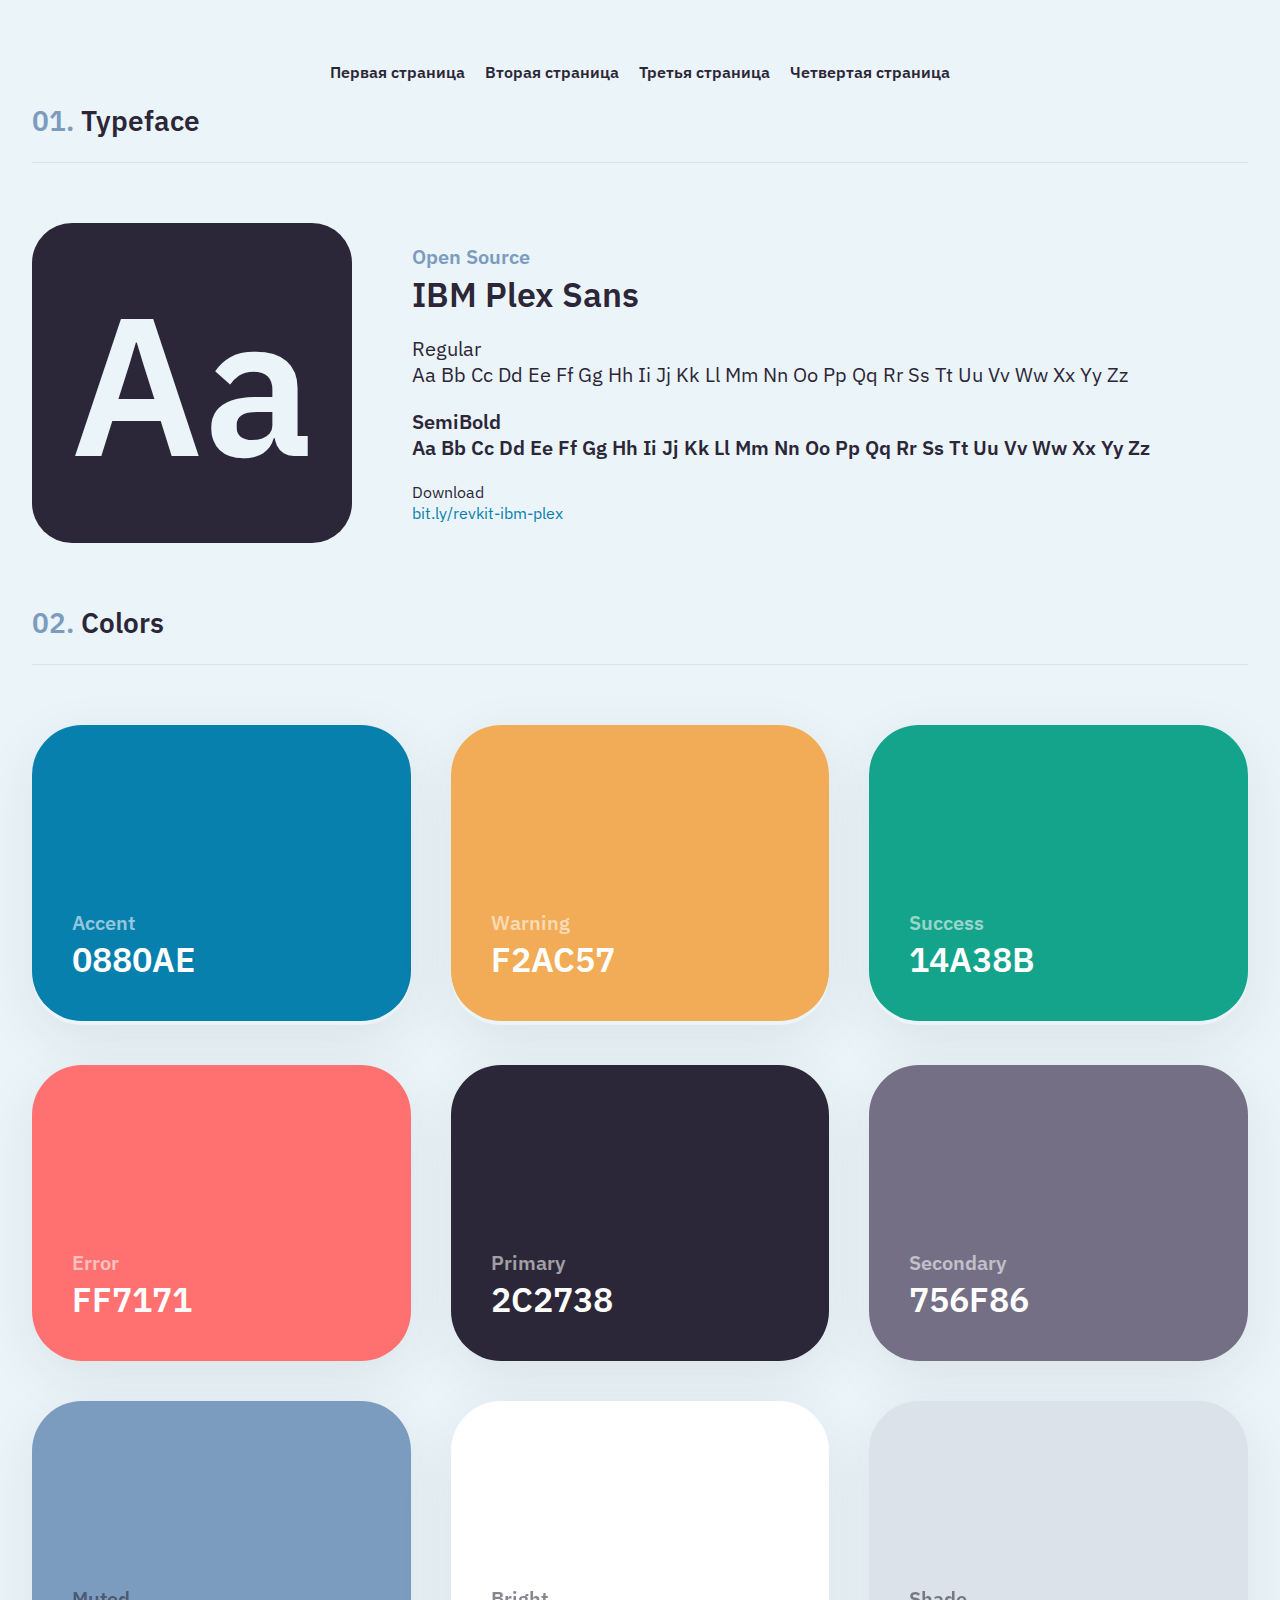
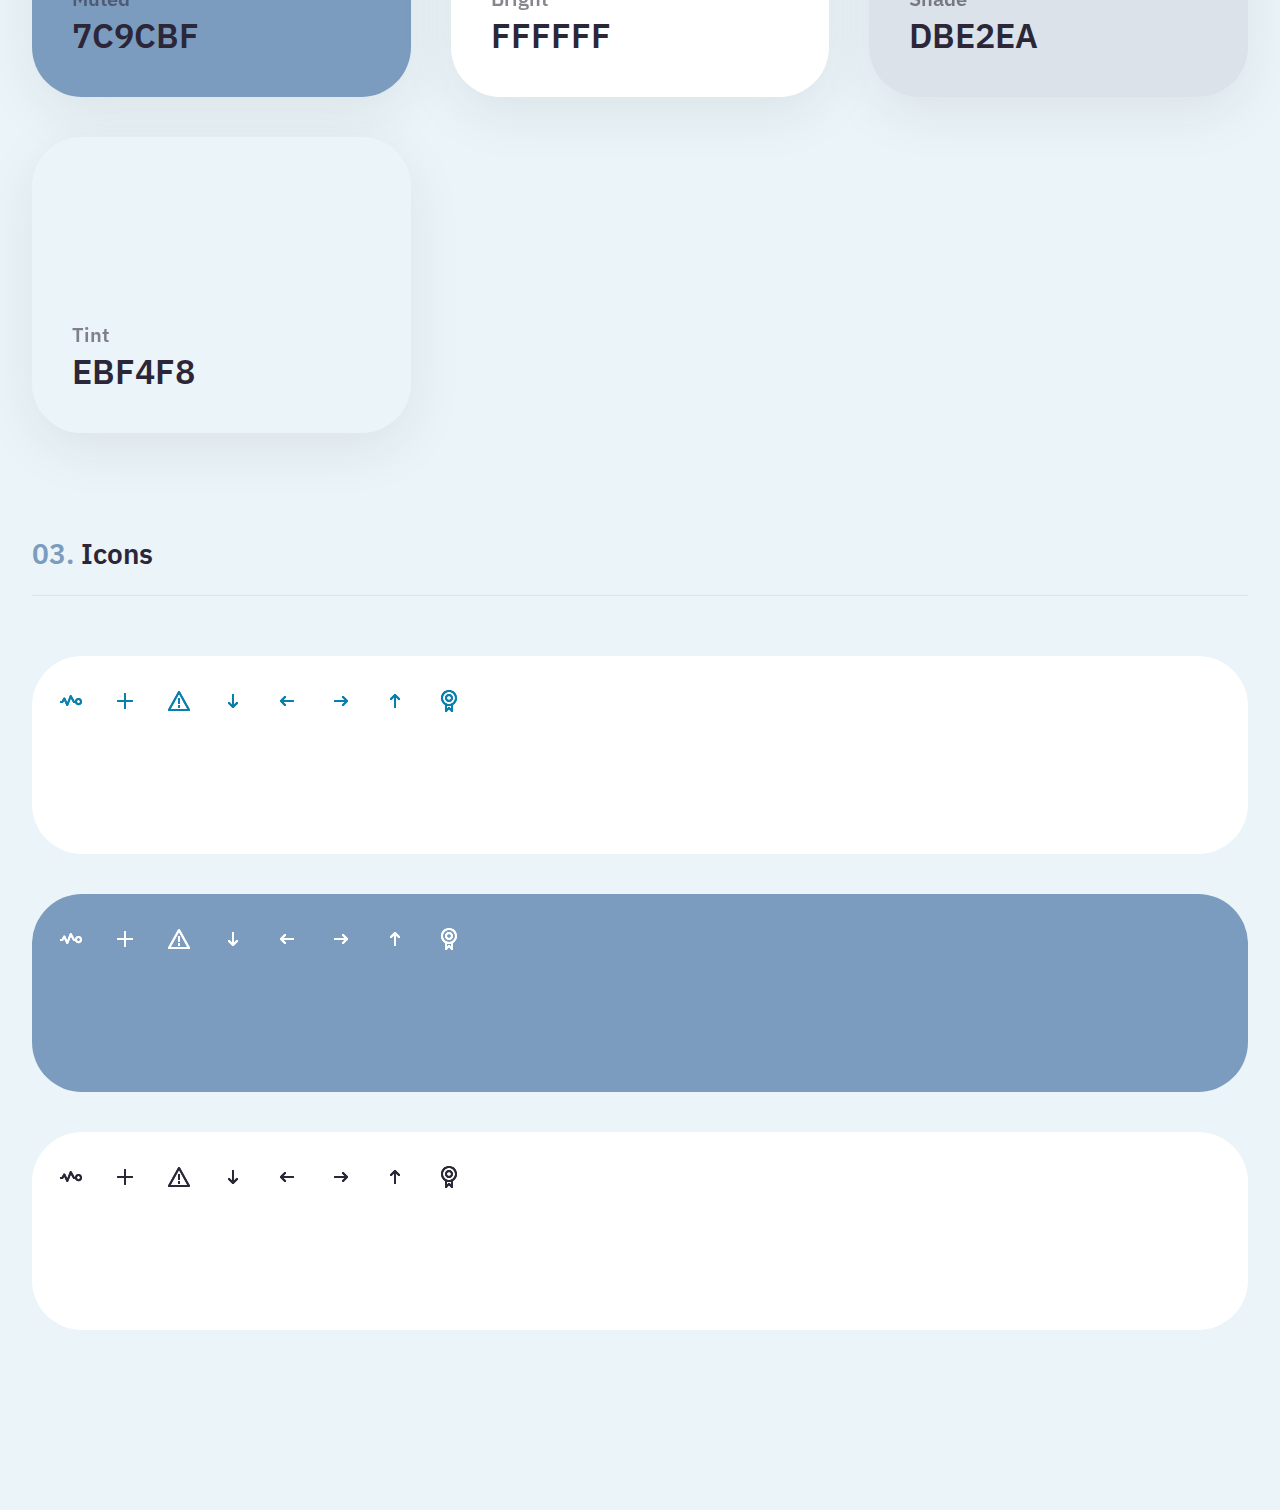
<file: index.html>
<!DOCTYPE html>
<html lang="en">
<head>
    <meta charset="UTF-8">
    <meta http-equiv="X-UA-Compatible" content="IE=edge">
    <meta name="viewport" content="width=device-width, initial-scale=1.0">
    <link rel="stylesheet" href="./css/style.min.css">
    <title>Document</title>
</head>
<body>
    <div class="container">
        <div class="header">
            <ul class="header__list">
                <li><a class="header__link" href="./index.html">Первая страница</a></li>
                <li><a class="header__link" href="./second.html">Вторая страница</a></li>
                <li><a class="header__link" href="./three.html">Третья страница </a></li>
                <li><a class="header__link" href="./fourth.html">Четвертая страница</a></li>
            </ul>
        </div>

        <section class="type-face">
            <div class="point">01. <span>Typeface</span></div>
            <div class="type-face__items">
                <div class="type-face__box">Aa</div>
                <div class="type-face__descr">
                    <div class="type-face__preheader">
                        Open Source
                    </div>
                    <div class="type-face__header">
                        IBM Plex Sans
                    </div>
                    <div class="type-face__text">
                        Regular<br/>
                        Aa Bb Cc Dd Ee Ff Gg Hh Ii Jj Kk Ll Mm Nn Oo Pp Qq Rr Ss Tt Uu Vv Ww Xx Yy Zz
                    </div>
                    <div class="type-face__boldtext">
                        SemiBold<br/>
                        Aa Bb Cc Dd Ee Ff Gg Hh Ii Jj Kk Ll Mm Nn Oo Pp Qq Rr Ss Tt Uu Vv Ww Xx Yy Zz
                    </div>
                    <div class="type-face__item">
                        Download <br/>
                        <a href="https://fonts.google.com/specimen/IBM+Plex+Sans?sidebar.open=&selection.family=IBM+Plex+Sans:wght@400;600">bit.ly/revkit-ibm-plex</a>
                    </div>
                </div>
            </div>
        </section>
        <section class="colors">
            <div class="point">02. <span>Colors</span></div>
            <div class="colors__items">
                <div class="colors__item">
                    <div class="colors__accent">
                        <div class="colors__title">Accent</div>
                        <div class="colors__color">0880AE</div>
                    </div>
                </div>
                <div class="colors__item">
                    <div class="colors__warning">
                        <div class="colors__title">Warning</div>
                        <div class="colors__color">F2AC57</div>
                    </div>
                </div>
                <div class="colors__item">
                    <div class="colors__success">
                        <div class="colors__title">Success</div>
                        <div class="colors__color">14A38B</div>
                    </div>
                </div>
                <div class="colors__item">
                    <div class="colors__error">
                        <div class="colors__title">Error</div>
                        <div class="colors__color">FF7171</div>
                    </div>
                </div>
                <div class="colors__item">
                    <div class="colors__primary">
                        <div class="colors__title">Primary</div>
                        <div class="colors__color">2C2738</div>
                    </div>
                </div>
                <div class="colors__item">
                    <div class="colors__secondary">
                        <div class="colors__title">Secondary</div>
                        <div class="colors__color">756F86</div>
                    </div>
                </div>
                <div class="colors__item">
                    <div class="colors__muted colors__black">
                        <div class="colors__title">Muted</div>
                        <div class="colors__color">7C9CBF</div>
                    </div>
                </div>
                <div class="colors__item">
                    <div class="colors__bright colors__black">
                        <div class="colors__title">Bright</div>
                        <div class="colors__color">FFFFFF</div>
                    </div>
                </div>
                <div class="colors__item">
                    <div class="colors__shade colors__black">
                        <div class="colors__title">Shade</div>
                        <div class="colors__color">DBE2EA</div>
                    </div>
                </div>
                <div class="colors__item">
                    <div class="colors__tint colors__black">
                        <div class="colors__title">Tint</div>
                        <div class="colors__color">EBF4F8</div>
                    </div>
                </div>
            </div>
        </section>
        <section class="icons">
            <div class="point">03. <span>Icons</span></div>
            <div class="icons__items icons__blues">
                <div class="icons__blue icons__1"></div>
                <div class="icons__blue icons__2"></div>
                <div class="icons__blue icons__3"></div>
                <div class="icons__blue icons__4"></div>
                <div class="icons__blue icons__5"></div>
                <div class="icons__blue icons__6"></div>
                <div class="icons__blue icons__7"></div>
                <div class="icons__blue icons__8"></div>
            </div>
            <div class="icons__items icons__whites">
                <div class="icons__white icons__1"></div>
                <div class="icons__white icons__2"></div>
                <div class="icons__white icons__3"></div>
                <div class="icons__white icons__4"></div>
                <div class="icons__white icons__5"></div>
                <div class="icons__white icons__6"></div>
                <div class="icons__white icons__7"></div>
                <div class="icons__white icons__8"></div>
            </div>
            <div class="icons__items icons__blacks">
                <div class="icons__black icons__1"></div>
                <div class="icons__black icons__2"></div>
                <div class="icons__black icons__3"></div>
                <div class="icons__black icons__4"></div>
                <div class="icons__black icons__5"></div>
                <div class="icons__black icons__6"></div>
                <div class="icons__black icons__7"></div>
                <div class="icons__black icons__8"></div>
            </div>
        </section>
    </div>
</body>
</html>
</file>
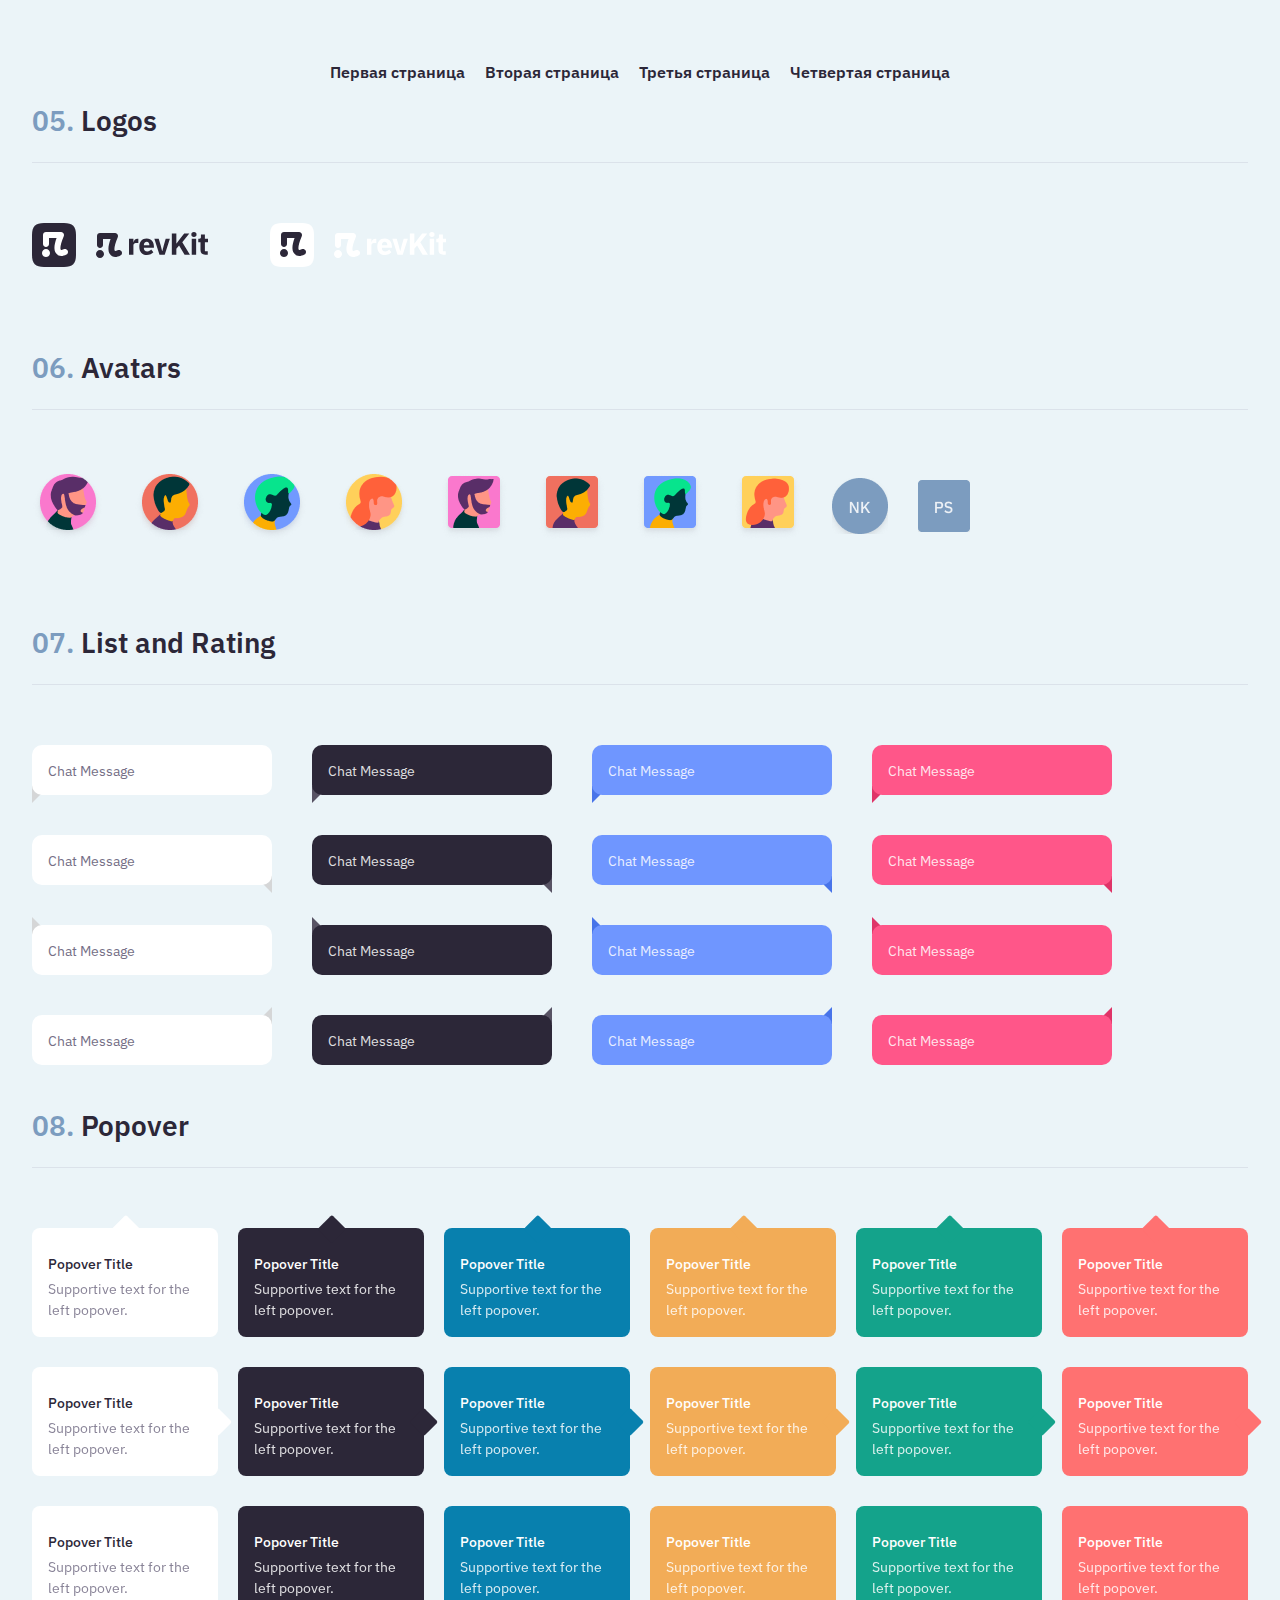
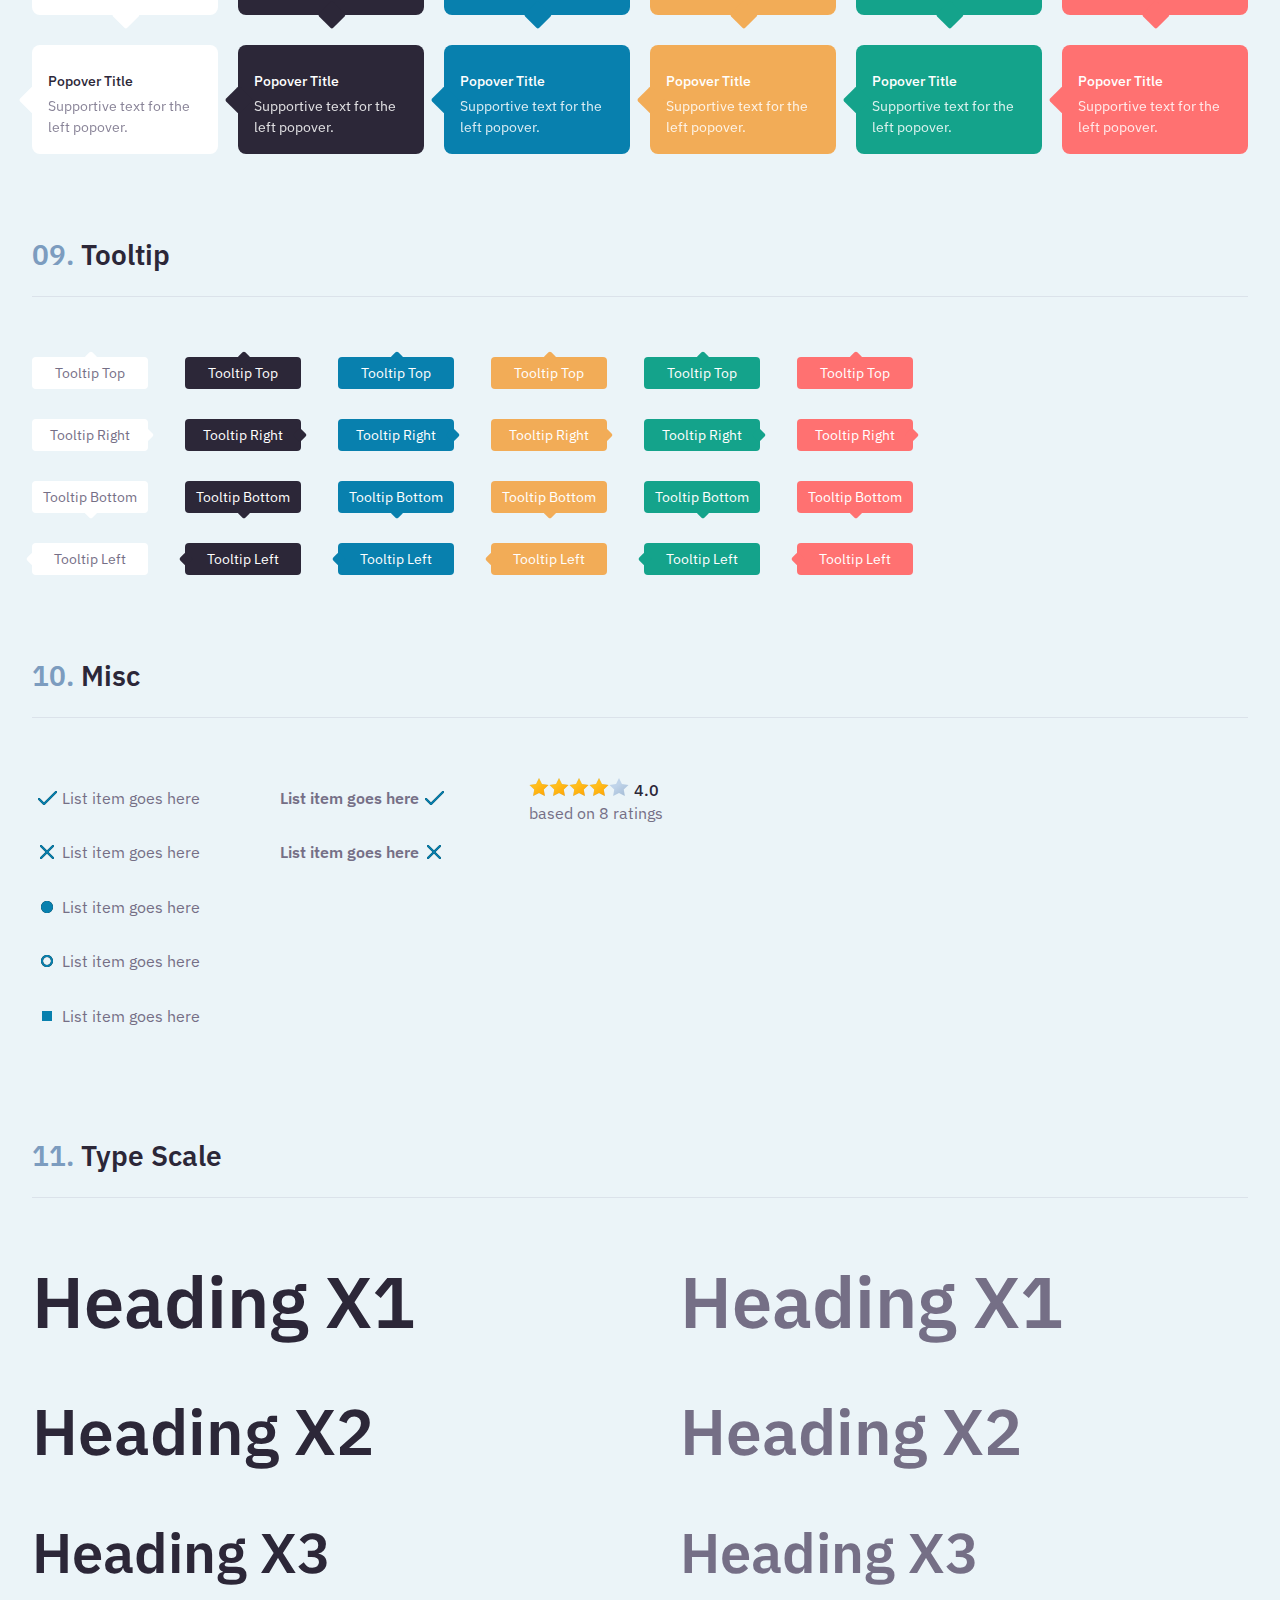
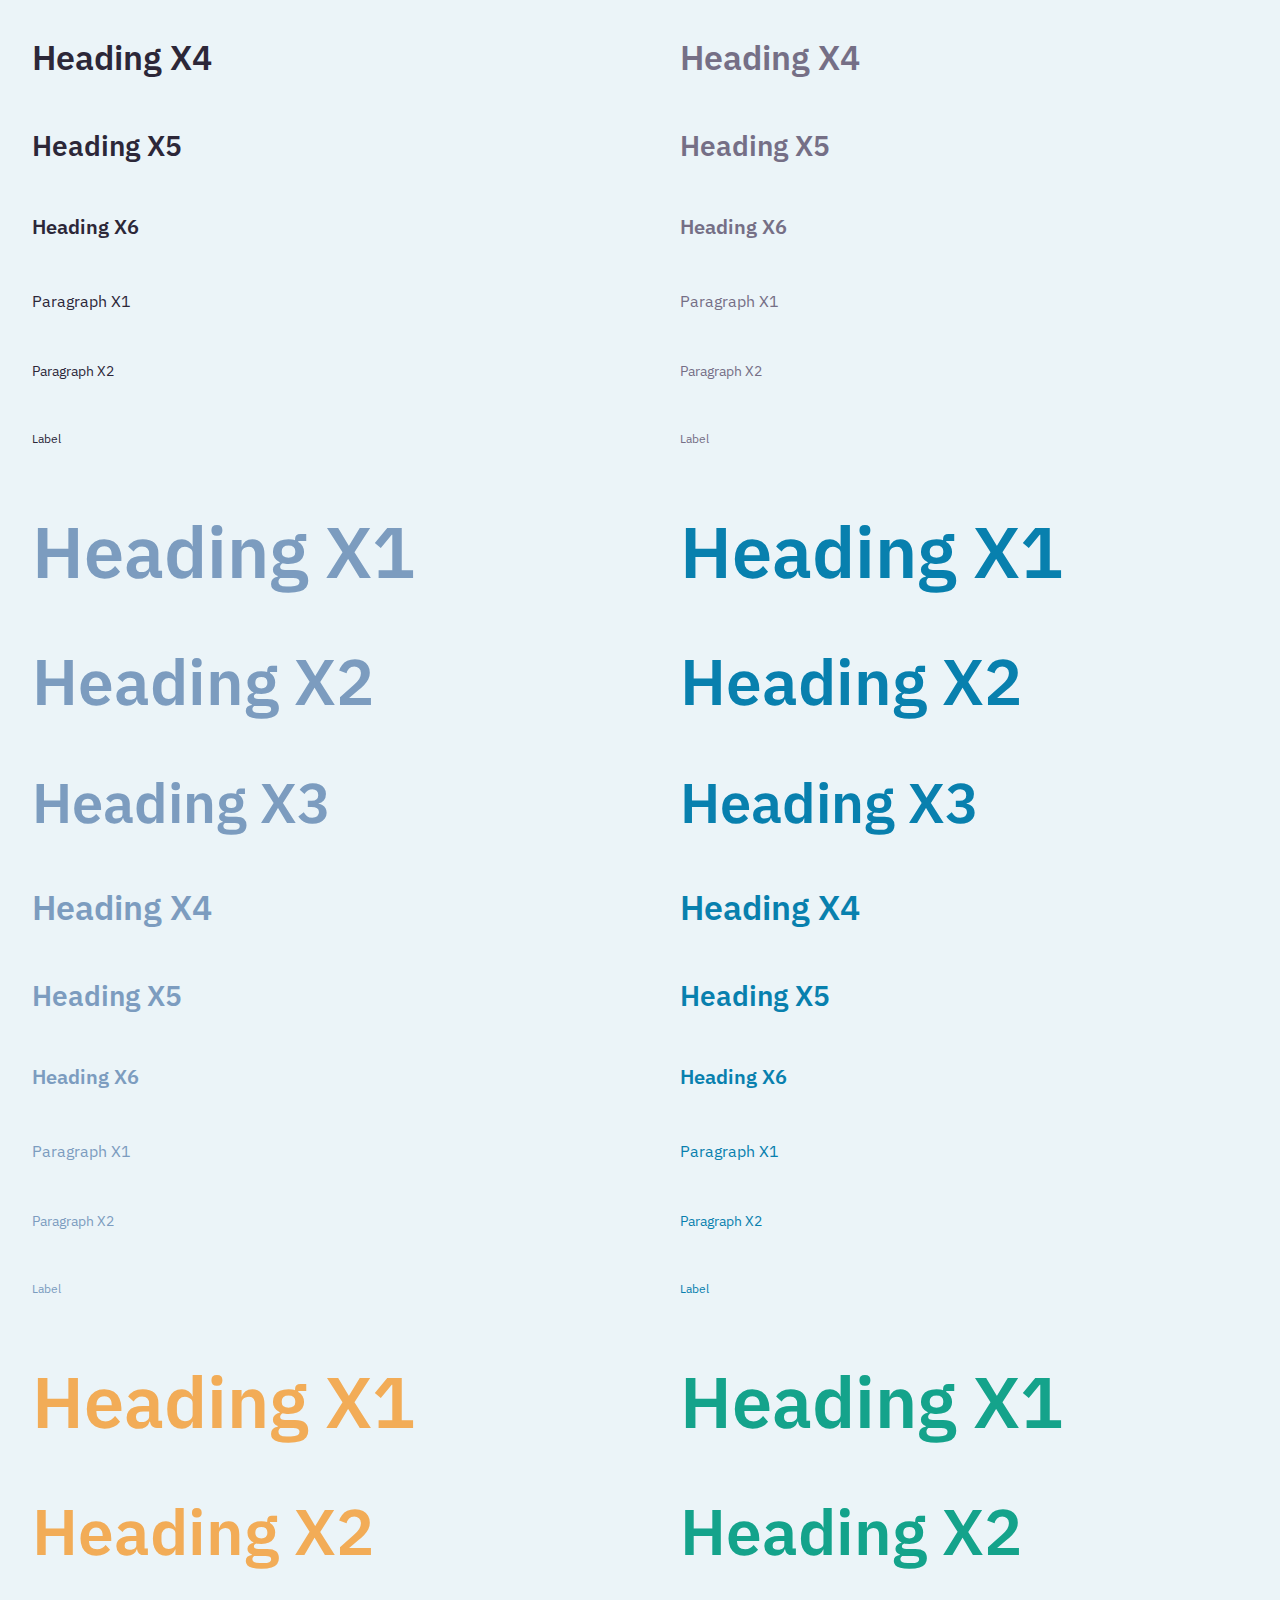
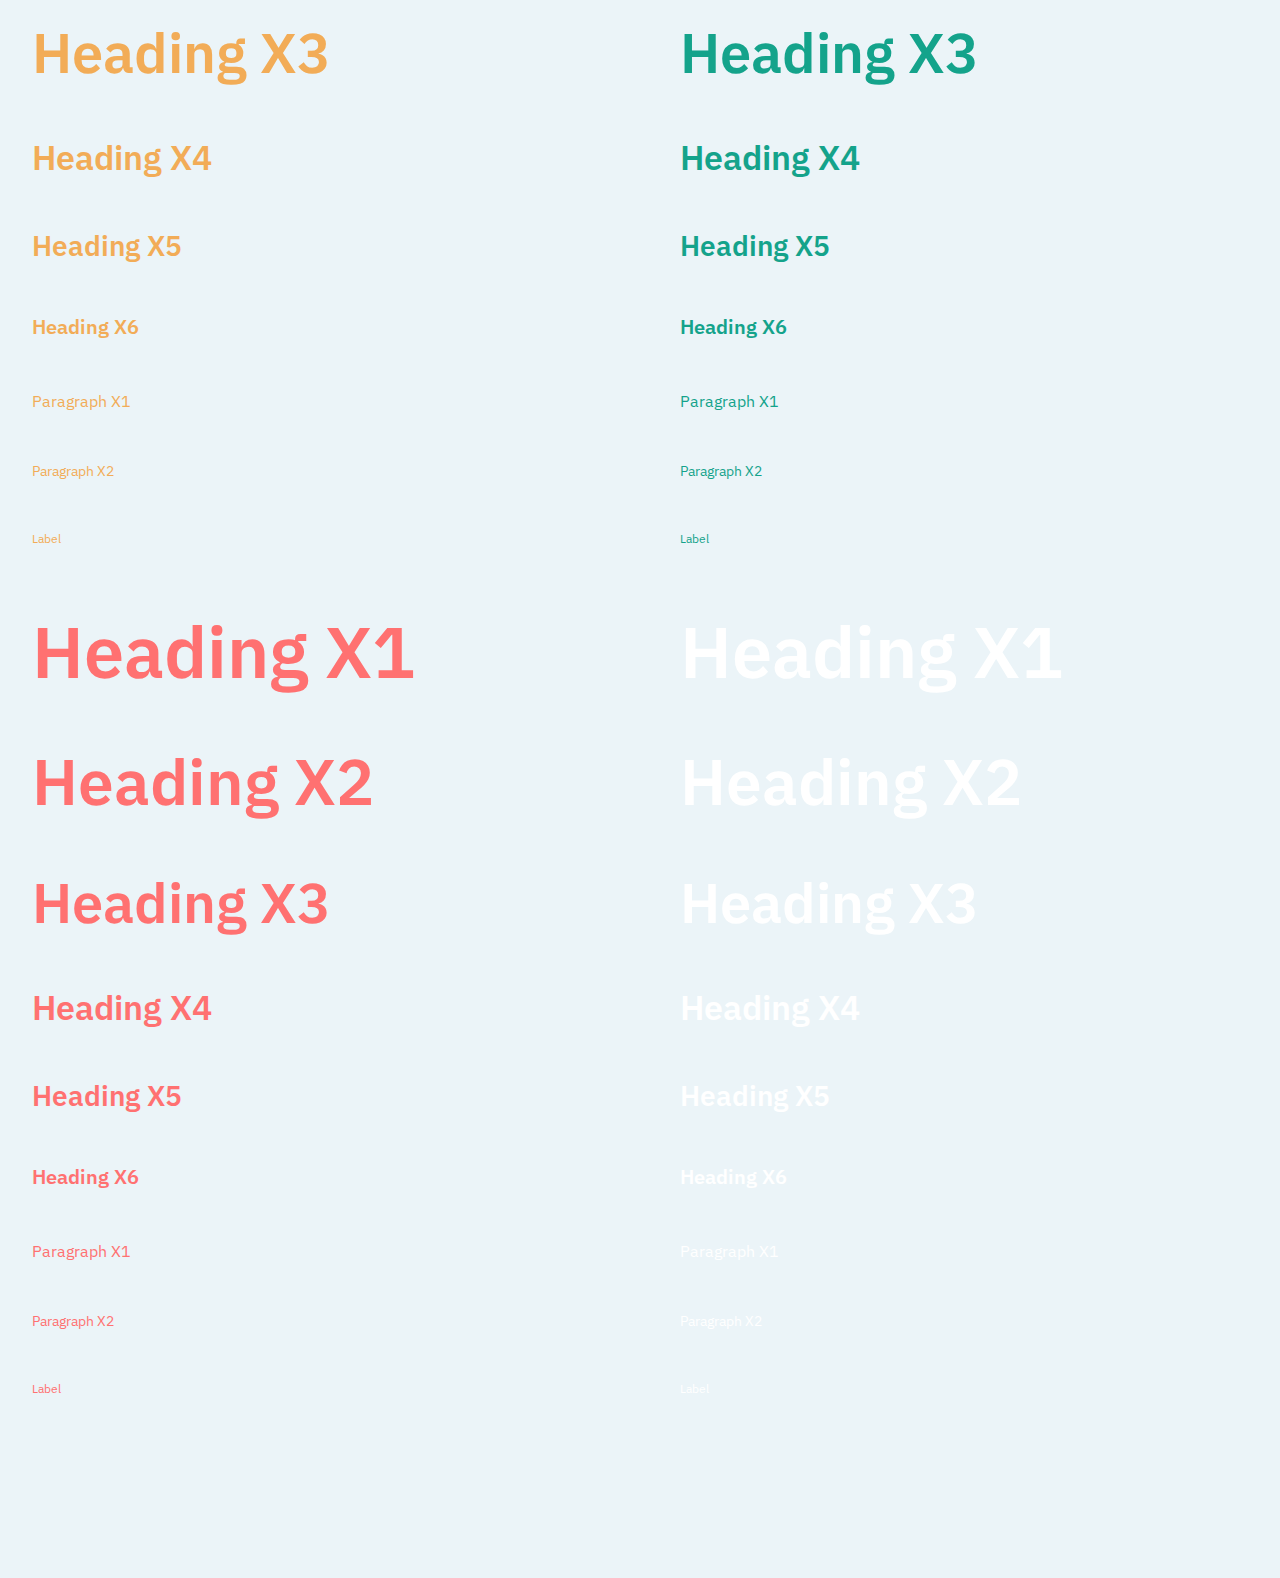
<file: three.html>
<!DOCTYPE html>
<html lang="en">
<head>
    <meta charset="UTF-8">
    <meta http-equiv="X-UA-Compatible" content="IE=edge">
    <meta name="viewport" content="width=device-width, initial-scale=1.0">
    <link rel="stylesheet" href="./css/style.min.css">
    <title>Document</title>
</head>
<body>
    <div class="container">
        <div class="header">
            <ul class="header__list">
                <li><a class="header__link" href="./index.html">Первая страница</a></li>
                <li><a class="header__link" href="./second.html">Вторая страница</a></li>
                <li><a class="header__link" href="./three.html">Третья страница </a></li>
                <li><a class="header__link" href="./fourth.html">Четвертая страница</a></li>
            </ul>
        </div>
        <section class="logos">
            <div class="point">05. <span>Logos</span></div>
            <div class="logos__logo">
                <div>
                    <img src="./icons/third_page/logo-dark.svg" alt="The dark logo">
                </div>
                <div>
                    <img src="./icons/third_page/logo-bright.svg" alt="The bright logo">
                </div>
            </div>
        </section>
        <section class="avatars">
            <div class="point">06. <span>Avatars</span></div>
            <div class="avatars__items">
                <div><img src="./img/third-page/pink-circle.png" alt="Circle avatar"></div>
                <div><img src="./img/third-page/red-circle.png" alt="Circle avatar"></div>
                <div><img src="./img/third-page/blue-circle.png" alt="Circle avatar"></div>
                <div><img src="./img/third-page/yellow-circle.png" alt="Circle avatar"></div>
                <div><img src="./img/third-page/pink-square.png" alt="Square avatar"></div>
                <div><img src="./img/third-page/red-square.png" alt="Square avatar"></div>
                <div><img src="./img/third-page/blue-square.png" alt="Square avatar"></div>
                <div><img src="./img/third-page/yellow-square.png" alt="Square avatar"></div>
                <div><img src="./img/third-page/initials-circle.png" alt="Circle initials"></div>
                <div><img src="./img/third-page/initials-square.png" alt="Square initials"></div>
            </div>
        </section>
        <section class="list">
            <div class="point">07. <span>List and Rating</span></div>
            <div class="list__chats">
                <div class="list__row1 list__column1">
                    <div class="list__chat list__white">Chat Message</div>
                </div>
                <div class="list__row1 list__column2">
                    <div class="list__chat list__black">Chat Message</div>
                </div>
                <div class="list__row1 list__column3">
                    <div class="list__chat list__blue">Chat Message</div>
                </div>
                <div class="list__row1 list__column4">
                    <div class="list__chat list__pink">Chat Message</div>
                </div>
            </div>
            <div class="list__chats">
                <div class="list__row2 list__column1">
                    <div class="list__chat list__white">Chat Message</div>
                </div>
                <div class="list__row2 list__column2">
                    <div class="list__chat list__black">Chat Message</div>
                </div>
                <div class="list__row2 list__column3">
                    <div class="list__chat list__blue">Chat Message</div>
                </div>
                <div class="list__row2 list__column4">
                    <div class="list__chat list__pink">Chat Message</div>
                </div>
            </div>
            <div class="list__chats">
                <div class="list__row3 list__column1">
                    <div class="list__chat list__white">Chat Message</div>
                </div>
                <div class="list__row3 list__column2">
                    <div class="list__chat list__black">Chat Message</div>
                </div>
                <div class="list__row3 list__column3">
                    <div class="list__chat list__blue">Chat Message</div>
                </div>
                <div class="list__row3 list__column4">
                    <div class="list__chat list__pink">Chat Message</div>
                </div>
            </div>
            <div class="list__chats">
                <div class="list__row4 list__column1">
                    <div class="list__chat list__white">Chat Message</div>
                </div>
                <div class="list__row4 list__column2">
                    <div class="list__chat list__black">Chat Message</div>
                </div>
                <div class="list__row4 list__column3">
                    <div class="list__chat list__blue">Chat Message</div>
                </div>
                <div class="list__row4 list__column4">
                    <div class="list__chat list__pink">Chat Message</div>
                </div>
            </div>
        </section>
        <section class="popover">
            <div class="point">08. <span>Popover</span></div>
            <div class="popover__items">
                <div class="popover__item popover__row1">
                    <div class="popover__box popover__white">
                        <div class="popover__sign"></div>
                        <div class="popover__header">Popover Title</div>
                        <div class="popover__text">Supportive text for the left popover.</div>
                    </div>
                </div>
                <div class="popover__item popover__row1">
                    
                    <div class="popover__box popover__black">
                        <div class="popover__sign"></div>
                        <div class="popover__header">Popover Title</div>
                        <div class="popover__text">Supportive text for the left popover.</div>
                    </div>
                </div>
                <div class="popover__item popover__row1">
                    
                    <div class="popover__box popover__blue">
                        <div class="popover__sign"></div>
                        <div class="popover__header">Popover Title</div>
                        <div class="popover__text">Supportive text for the left popover.</div>
                    </div>
                </div>
                <div class="popover__item popover__row1">
                    
                    
                    <div class="popover__box popover__yellow">
                        <div class="popover__sign"></div>
                        <div class="popover__header">Popover Title</div>
                        <div class="popover__text">Supportive text for the left popover.</div>
                    </div>
                </div>
                <div class="popover__item popover__row1">
                    
                    <div class="popover__box popover__green">
                        <div class="popover__sign"></div>
                        <div class="popover__header">Popover Title</div>
                        <div class="popover__text">Supportive text for the left popover.</div>
                    </div>
                </div>
                <div class="popover__item popover__row1">
                    <div class="popover__box popover__pink">
                        <div class="popover__sign"></div>
                        <div class="popover__header">Popover Title</div>
                        <div class="popover__text">Supportive text for the left popover.</div>
                    </div>
                </div>
            </div>
            <div class="popover__items">
                <div class="popover__item popover__row2">
                    <div class="popover__box popover__white">
                        <div class="popover__sign"></div>
                        <div class="popover__header">Popover Title</div>
                        <div class="popover__text">Supportive text for the left popover.</div>
                    </div>
                </div>
                <div class="popover__item popover__row2">
                    
                    <div class="popover__box popover__black">
                        <div class="popover__sign"></div>
                        <div class="popover__header">Popover Title</div>
                        <div class="popover__text">Supportive text for the left popover.</div>
                    </div>
                </div>
                <div class="popover__item popover__row2">
                    
                    <div class="popover__box popover__blue">
                        <div class="popover__sign"></div>
                        <div class="popover__header">Popover Title</div>
                        <div class="popover__text">Supportive text for the left popover.</div>
                    </div>
                </div>
                <div class="popover__item popover__row2">
                    
                    
                    <div class="popover__box popover__yellow">
                        <div class="popover__sign"></div>
                        <div class="popover__header">Popover Title</div>
                        <div class="popover__text">Supportive text for the left popover.</div>
                    </div>
                </div>
                <div class="popover__item popover__row2">
                    
                    <div class="popover__box popover__green">
                        <div class="popover__sign"></div>
                        <div class="popover__header">Popover Title</div>
                        <div class="popover__text">Supportive text for the left popover.</div>
                    </div>
                </div>
                <div class="popover__item popover__row2">
                    <div class="popover__box popover__pink">
                        <div class="popover__sign"></div>
                        <div class="popover__header">Popover Title</div>
                        <div class="popover__text">Supportive text for the left popover.</div>
                    </div>
                </div>
            </div>
            <div class="popover__items">
                <div class="popover__item popover__row3">
                    <div class="popover__box popover__white">
                        <div class="popover__sign"></div>
                        <div class="popover__header">Popover Title</div>
                        <div class="popover__text">Supportive text for the left popover.</div>
                    </div>
                </div>
                <div class="popover__item popover__row3">
                    
                    <div class="popover__box popover__black">
                        <div class="popover__sign"></div>
                        <div class="popover__header">Popover Title</div>
                        <div class="popover__text">Supportive text for the left popover.</div>
                    </div>
                </div>
                <div class="popover__item popover__row3">
                    
                    <div class="popover__box popover__blue">
                        <div class="popover__sign"></div>
                        <div class="popover__header">Popover Title</div>
                        <div class="popover__text">Supportive text for the left popover.</div>
                    </div>
                </div>
                <div class="popover__item popover__row3">
                    
                    
                    <div class="popover__box popover__yellow">
                        <div class="popover__sign"></div>
                        <div class="popover__header">Popover Title</div>
                        <div class="popover__text">Supportive text for the left popover.</div>
                    </div>
                </div>
                <div class="popover__item popover__row3">
                    
                    <div class="popover__box popover__green">
                        <div class="popover__sign"></div>
                        <div class="popover__header">Popover Title</div>
                        <div class="popover__text">Supportive text for the left popover.</div>
                    </div>
                </div>
                <div class="popover__item popover__row3">
                    <div class="popover__box popover__pink">
                        <div class="popover__sign"></div>
                        <div class="popover__header">Popover Title</div>
                        <div class="popover__text">Supportive text for the left popover.</div>
                    </div>
                </div>
            </div>
            <div class="popover__items">
                <div class="popover__item popover__row4">
                    <div class="popover__box popover__white">
                        <div class="popover__sign"></div>
                        <div class="popover__header">Popover Title</div>
                        <div class="popover__text">Supportive text for the left popover.</div>
                    </div>
                </div>
                <div class="popover__item popover__row4">
                    
                    <div class="popover__box popover__black">
                        <div class="popover__sign"></div>
                        <div class="popover__header">Popover Title</div>
                        <div class="popover__text">Supportive text for the left popover.</div>
                    </div>
                </div>
                <div class="popover__item popover__row4">
                    
                    <div class="popover__box popover__blue">
                        <div class="popover__sign"></div>
                        <div class="popover__header">Popover Title</div>
                        <div class="popover__text">Supportive text for the left popover.</div>
                    </div>
                </div>
                <div class="popover__item popover__row4">
                    
                    
                    <div class="popover__box popover__yellow">
                        <div class="popover__sign"></div>
                        <div class="popover__header">Popover Title</div>
                        <div class="popover__text">Supportive text for the left popover.</div>
                    </div>
                </div>
                <div class="popover__item popover__row4">
                    
                    <div class="popover__box popover__green">
                        <div class="popover__sign"></div>
                        <div class="popover__header">Popover Title</div>
                        <div class="popover__text">Supportive text for the left popover.</div>
                    </div>
                </div>
                <div class="popover__item popover__row4">
                    <div class="popover__box popover__pink">
                        <div class="popover__sign"></div>
                        <div class="popover__header">Popover Title</div>
                        <div class="popover__text">Supportive text for the left popover.</div>
                    </div>
                </div>
            </div>
        </section>
        <section class="tooltip">
            <div class="point">09. <span>Tooltip</span></div>
            <div class="tooltip__items">
                <div class="tooltip__item tooltip__row1">
                    <div class="tooltip__box tooltip__white">
                        <div class="tooltip__sign"></div>
                        <div class="tooltip__text">Tooltip Top</div>
                    </div>
                </div>
                <div class="tooltip__item tooltip__row1">
                    
                    <div class="tooltip__box tooltip__black">
                        <div class="tooltip__sign"></div>
                        <div class="tooltip__text">Tooltip Top</div>
                    </div>
                </div>
                <div class="tooltip__item tooltip__row1">
                    
                    <div class="tooltip__box tooltip__blue">
                        <div class="tooltip__sign"></div>
                        <div class="tooltip__text">Tooltip Top</div>
                    </div>
                </div>
                <div class="tooltip__item tooltip__row1">
                    
                    
                    <div class="tooltip__box tooltip__yellow">
                        <div class="tooltip__sign"></div>
                        <div class="tooltip__text">Tooltip Top</div>
                    </div>
                </div>
                <div class="tooltip__item tooltip__row1">
                    
                    <div class="tooltip__box tooltip__green">
                        <div class="tooltip__sign"></div>
                        <div class="tooltip__text">Tooltip Top</div>
                    </div>
                </div>
                <div class="tooltip__item tooltip__row1">
                    <div class="tooltip__box tooltip__pink">
                        <div class="tooltip__sign"></div>
                        <div class="tooltip__text">Tooltip Top</div>
                    </div>
                </div>
            </div>


            <div class="tooltip__items">
                <div class="tooltip__item tooltip__row2">
                    <div class="tooltip__box tooltip__white">
                        <div class="tooltip__sign"></div>
                        <div class="tooltip__text">Tooltip Right</div>
                    </div>
                </div>
                <div class="tooltip__item tooltip__row2">
                    
                    <div class="tooltip__box tooltip__black">
                        <div class="tooltip__sign"></div>
                        <div class="tooltip__text">Tooltip Right</div>
                    </div>
                </div>
                <div class="tooltip__item tooltip__row2">
                    
                    <div class="tooltip__box tooltip__blue">
                        <div class="tooltip__sign"></div>
                        <div class="tooltip__text">Tooltip Right</div>
                    </div>
                </div>
                <div class="tooltip__item tooltip__row2">
                    <div class="tooltip__box tooltip__yellow">
                        <div class="tooltip__sign"></div>
                        <div class="tooltip__text">Tooltip Right</div>
                    </div>
                </div>
                <div class="tooltip__item tooltip__row2">
                    
                    <div class="tooltip__box tooltip__green">
                        <div class="tooltip__sign"></div>
                        <div class="tooltip__text">Tooltip Right</div>
                    </div>
                </div>
                <div class="tooltip__item tooltip__row2">
                    <div class="tooltip__box tooltip__pink">
                        <div class="tooltip__sign"></div>
                        <div class="tooltip__text">Tooltip Right</div>
                    </div>
                </div>
            </div>


            <div class="tooltip__items">
                <div class="tooltip__item tooltip__row3">
                    <div class="tooltip__box tooltip__white">
                        <div class="tooltip__sign"></div>
                        <div class="tooltip__text">Tooltip Bottom</div>
                    </div>
                </div>
                <div class="tooltip__item tooltip__row3">
                    
                    <div class="tooltip__box tooltip__black">
                        <div class="tooltip__sign"></div>
                        <div class="tooltip__text">Tooltip Bottom</div>
                    </div>
                </div>
                <div class="tooltip__item tooltip__row3">
                    
                    <div class="tooltip__box tooltip__blue">
                        <div class="tooltip__sign"></div>
                        <div class="tooltip__text">Tooltip Bottom</div>
                    </div>
                </div>
                <div class="tooltip__item tooltip__row3">
                    <div class="tooltip__box tooltip__yellow">
                        <div class="tooltip__sign"></div>
                        <div class="tooltip__text">Tooltip Bottom</div>
                    </div>
                </div>
                <div class="tooltip__item tooltip__row3">
                    
                    <div class="tooltip__box tooltip__green">
                        <div class="tooltip__sign"></div>
                        <div class="tooltip__text">Tooltip Bottom</div>
                    </div>
                </div>
                <div class="tooltip__item tooltip__row3">
                    <div class="tooltip__box tooltip__pink">
                        <div class="tooltip__sign"></div>
                        <div class="tooltip__text">Tooltip Bottom</div>
                    </div>
                </div>
            </div>


            <div class="tooltip__items">
                <div class="tooltip__item tooltip__row4">
                    <div class="tooltip__box tooltip__white">
                        <div class="tooltip__sign"></div>
                        <div class="tooltip__text">Tooltip Left</div>
                    </div>
                </div>
                <div class="tooltip__item tooltip__row4">
                    
                    <div class="tooltip__box tooltip__black">
                        <div class="tooltip__sign"></div>
                        <div class="tooltip__text">Tooltip Left</div>
                    </div>
                </div>
                <div class="tooltip__item tooltip__row4">
                    
                    <div class="tooltip__box tooltip__blue">
                        <div class="tooltip__sign"></div>
                        <div class="tooltip__text">Tooltip Left</div>
                    </div>
                </div>
                <div class="tooltip__item tooltip__row4">
                    <div class="tooltip__box tooltip__yellow">
                        <div class="tooltip__sign"></div>
                        <div class="tooltip__text">Tooltip Left</div>
                    </div>
                </div>
                <div class="tooltip__item tooltip__row4">
                    
                    <div class="tooltip__box tooltip__green">
                        <div class="tooltip__sign"></div>
                        <div class="tooltip__text">Tooltip Left</div>
                    </div>
                </div>
                <div class="tooltip__item tooltip__row4">
                    <div class="tooltip__box tooltip__pink">
                        <div class="tooltip__sign"></div>
                        <div class="tooltip__text">Tooltip Left</div>
                    </div>
                </div>
            </div>
            
            
        </section>

        <section class="misc">
            <div class="point">10. <span>Misc</span></div>
            <div class="misc__items">
                <div class="misc__points">
                    <div class="misc__point">
                        <div class="misc__img">
                            <img src="./icons/third_page/check.svg" alt="Check">
                        </div>
                        <div class="misc__text">List item goes here</div>
                    </div>
                    <div class="misc__point">
                        <div class="misc__img">
                            <img src="./icons/third_page/cross.svg" alt="Cross">
                        </div>
                        <div class="misc__text">List item goes here</div>
                    </div>
                    <div class="misc__point">
                        <div class="misc__img">
                            <img src="./icons/third_page/bullet.svg" alt="Bullet">
                        </div>
                        <div class="misc__text">List item goes here</div>
                    </div>
                    <div class="misc__point">
                        <div class="misc__img">
                            <img src="./icons/third_page/circle.svg" alt="Circle">
                        </div>
                        <div class="misc__text">List item goes here</div>
                    </div>
                    <div class="misc__point">
                        <div class="misc__img">
                            <img src="./icons/third_page/square.svg" alt="Square">
                        </div>
                        <div class="misc__text">List item goes here</div>
                    </div>
                </div>


                <div class="misc__points">
                    <div class="misc__point">
                        <div class="misc__text misc__bold">List item goes here</div>
                        <div class="misc__img">
                            <img src="./icons/third_page/check.svg" alt="Check">
                        </div>
                    </div>
                    <div class="misc__point">
                        <div class="misc__text misc__bold">List item goes here</div>
                        <div class="misc__img">
                            <img src="./icons/third_page/cross.svg" alt="Cross">
                        </div>
                    </div>
                </div>


                <div class="misc__points">
                    <div class="misc__rating">
                        <div class="misc__stars">
                            <input type="radio" class="misc__star" value="1" aria-label="Ужасно" name="rating">
                            <input type="radio" class="misc__star" value="2" aria-label="Сносно" name="rating">
                            <input type="radio" class="misc__star" value="3" aria-label="Нормально" name="rating">
                            <input type="radio" class="misc__star" value="4" aria-label="Хорошо" name="rating" checked>
                            <input type="radio" class="misc__star" value="5" aria-label="Отлично" name="rating">
                            <span class="misc__rate">4.0</span>
                            
                        </div>
                        
                    </div>
                    <div class="misc__text">based on 8 ratings</div>
                </div>
            </div>
        </section>


        <section class="scale">
            <div class="point">11. <span>Type Scale</span></div>
            <div class="scale__items">
                <div class="scale__item scale__black">
                    <div class="scale__headerX1">Heading X1</div>
                    <div class="scale__headerX2">Heading X2</div>
                    <div class="scale__headerX3">Heading X3</div>
                    <div class="scale__headerX4">Heading X4</div>
                    <div class="scale__headerX5">Heading X5</div>
                    <div class="scale__headerX6">Heading X6</div>
                    <div class="scale__paragraphX1">Paragraph X1</div>
                    <div class="scale__paragraphX2">Paragraph X2</div>
                    <div class="scale__label">Label</div>
                </div>
                <div class="scale__item scale__grey">
                    <div class="scale__headerX1">Heading X1</div>
                    <div class="scale__headerX2">Heading X2</div>
                    <div class="scale__headerX3">Heading X3</div>
                    <div class="scale__headerX4">Heading X4</div>
                    <div class="scale__headerX5">Heading X5</div>
                    <div class="scale__headerX6">Heading X6</div>
                    <div class="scale__paragraphX1">Paragraph X1</div>
                    <div class="scale__paragraphX2">Paragraph X2</div>
                    <div class="scale__label">Label</div>
                </div>
                <div class="scale__item scale__blue-opacity">
                    <div class="scale__headerX1">Heading X1</div>
                    <div class="scale__headerX2">Heading X2</div>
                    <div class="scale__headerX3">Heading X3</div>
                    <div class="scale__headerX4">Heading X4</div>
                    <div class="scale__headerX5">Heading X5</div>
                    <div class="scale__headerX6">Heading X6</div>
                    <div class="scale__paragraphX1">Paragraph X1</div>
                    <div class="scale__paragraphX2">Paragraph X2</div>
                    <div class="scale__label">Label</div>
                </div>
                <div class="scale__item scale__blue">
                    <div class="scale__headerX1">Heading X1</div>
                    <div class="scale__headerX2">Heading X2</div>
                    <div class="scale__headerX3">Heading X3</div>
                    <div class="scale__headerX4">Heading X4</div>
                    <div class="scale__headerX5">Heading X5</div>
                    <div class="scale__headerX6">Heading X6</div>
                    <div class="scale__paragraphX1">Paragraph X1</div>
                    <div class="scale__paragraphX2">Paragraph X2</div>
                    <div class="scale__label">Label</div>
                </div>
                <div class="scale__item scale__yellow">
                    <div class="scale__headerX1">Heading X1</div>
                    <div class="scale__headerX2">Heading X2</div>
                    <div class="scale__headerX3">Heading X3</div>
                    <div class="scale__headerX4">Heading X4</div>
                    <div class="scale__headerX5">Heading X5</div>
                    <div class="scale__headerX6">Heading X6</div>
                    <div class="scale__paragraphX1">Paragraph X1</div>
                    <div class="scale__paragraphX2">Paragraph X2</div>
                    <div class="scale__label">Label</div>
                </div>
                <div class="scale__item scale__green">
                    <div class="scale__headerX1">Heading X1</div>
                    <div class="scale__headerX2">Heading X2</div>
                    <div class="scale__headerX3">Heading X3</div>
                    <div class="scale__headerX4">Heading X4</div>
                    <div class="scale__headerX5">Heading X5</div>
                    <div class="scale__headerX6">Heading X6</div>
                    <div class="scale__paragraphX1">Paragraph X1</div>
                    <div class="scale__paragraphX2">Paragraph X2</div>
                    <div class="scale__label">Label</div>
                </div>
                <div class="scale__item scale__red">
                    <div class="scale__headerX1">Heading X1</div>
                    <div class="scale__headerX2">Heading X2</div>
                    <div class="scale__headerX3">Heading X3</div>
                    <div class="scale__headerX4">Heading X4</div>
                    <div class="scale__headerX5">Heading X5</div>
                    <div class="scale__headerX6">Heading X6</div>
                    <div class="scale__paragraphX1">Paragraph X1</div>
                    <div class="scale__paragraphX2">Paragraph X2</div>
                    <div class="scale__label">Label</div>
                </div>
                <div class="scale__item scale__white">
                    <div class="scale__headerX1">Heading X1</div>
                    <div class="scale__headerX2">Heading X2</div>
                    <div class="scale__headerX3">Heading X3</div>
                    <div class="scale__headerX4">Heading X4</div>
                    <div class="scale__headerX5">Heading X5</div>
                    <div class="scale__headerX6">Heading X6</div>
                    <div class="scale__paragraphX1">Paragraph X1</div>
                    <div class="scale__paragraphX2">Paragraph X2</div>
                    <div class="scale__label">Label</div>
                </div>
            </div>
        </section>
    </div>
    
    <script src="./js/script.js"></script>
</body>
</html>
</file>
<file: css/style.min.css>
@import url(https://fonts.googleapis.com/css2?family=IBM+Plex+Sans:wght@400;500;600&display=swap);/*!
 * Bootstrap Reboot v4.3.1 (https://getbootstrap.com/)
 * Copyright 2011-2019 The Bootstrap Authors
 * Copyright 2011-2019 Twitter, Inc.
 * Licensed under MIT (https://github.com/twbs/bootstrap/blob/master/LICENSE)
 * Forked from Normalize.css, licensed MIT (https://github.com/necolas/normalize.css/blob/master/LICENSE.md)
 */*,::after,::before{box-sizing:border-box}html{font-family:sans-serif;line-height:1.15;-webkit-text-size-adjust:100%;-webkit-tap-highlight-color:rgba(0,0,0,0)}article,aside,figcaption,figure,footer,header,hgroup,main,nav,section{display:block}body{margin:0;font-family:-apple-system,BlinkMacSystemFont,"Segoe UI",Roboto,"Helvetica Neue",Arial,"Noto Sans",sans-serif,"Apple Color Emoji","Segoe UI Emoji","Segoe UI Symbol","Noto Color Emoji";font-size:1rem;font-weight:400;line-height:1.5;color:#212529;text-align:left;background-color:#fff}[tabindex="-1"]:focus{outline:0!important}hr{box-sizing:content-box;height:0;overflow:visible}h1,h2,h3,h4,h5,h6{margin-top:0;margin-bottom:.5rem}p{margin-top:0;margin-bottom:1rem}abbr[data-original-title],abbr[title]{text-decoration:underline;-webkit-text-decoration:underline dotted;text-decoration:underline dotted;cursor:help;border-bottom:0;-webkit-text-decoration-skip-ink:none;text-decoration-skip-ink:none}address{margin-bottom:1rem;font-style:normal;line-height:inherit}dl,ol,ul{margin-top:0;margin-bottom:1rem}ol ol,ol ul,ul ol,ul ul{margin-bottom:0}dt{font-weight:700}dd{margin-bottom:.5rem;margin-left:0}blockquote{margin:0 0 1rem}b,strong{font-weight:bolder}small{font-size:80%}sub,sup{position:relative;font-size:75%;line-height:0;vertical-align:baseline}sub{bottom:-.25em}sup{top:-.5em}a{color:#007bff;text-decoration:none;background-color:rgba(0,0,0,0)}a:hover{color:#0056b3;text-decoration:underline}a:not([href]):not([tabindex]){color:inherit;text-decoration:none}a:not([href]):not([tabindex]):focus,a:not([href]):not([tabindex]):hover{color:inherit;text-decoration:none}a:not([href]):not([tabindex]):focus{outline:0}code,kbd,pre,samp{font-family:SFMono-Regular,Menlo,Monaco,Consolas,"Liberation Mono","Courier New",monospace;font-size:1em}pre{margin-top:0;margin-bottom:1rem;overflow:auto}figure{margin:0 0 1rem}img{vertical-align:middle;border-style:none}svg{overflow:hidden;vertical-align:middle}table{border-collapse:collapse}caption{padding-top:.75rem;padding-bottom:.75rem;color:#6c757d;text-align:left;caption-side:bottom}th{text-align:inherit}label{display:inline-block;margin-bottom:.5rem}button{border-radius:0}button:focus{outline:1px dotted;outline:5px auto -webkit-focus-ring-color}button,input,optgroup,select,textarea{margin:0;font-family:inherit;font-size:inherit;line-height:inherit}button,input{overflow:visible}button,select{text-transform:none}select{word-wrap:normal}[type=button],[type=reset],[type=submit],button{-webkit-appearance:button}[type=button]:not(:disabled),[type=reset]:not(:disabled),[type=submit]:not(:disabled),button:not(:disabled){cursor:pointer}[type=button]::-moz-focus-inner,[type=reset]::-moz-focus-inner,[type=submit]::-moz-focus-inner,button::-moz-focus-inner{padding:0;border-style:none}input[type=checkbox],input[type=radio]{box-sizing:border-box;padding:0}input[type=date],input[type=datetime-local],input[type=month],input[type=time]{-webkit-appearance:listbox}textarea{overflow:auto;resize:vertical}fieldset{min-width:0;padding:0;margin:0;border:0}legend{display:block;width:100%;max-width:100%;padding:0;margin-bottom:.5rem;font-size:1.5rem;line-height:inherit;color:inherit;white-space:normal}progress{vertical-align:baseline}[type=number]::-webkit-inner-spin-button,[type=number]::-webkit-outer-spin-button{height:auto}[type=search]{outline-offset:-2px;-webkit-appearance:none}[type=search]::-webkit-search-decoration{-webkit-appearance:none}::-webkit-file-upload-button{font:inherit;-webkit-appearance:button}output{display:inline-block}summary{display:list-item;cursor:pointer}template{display:none}[hidden]{display:none!important}*{margin:0;padding:0;box-sizing:border-box}body{background-color:#ebf4f8;font-family:"IBM Plex Sans",sans-serif;font-size:16px;overflow-x:hidden}.container{width:95vw;margin:0 auto;padding-top:60px;font-weight:600}.point{font-weight:600;font-size:28px;color:#7c9cbf;margin-bottom:60px}.point:after{content:"";display:block;width:100%;height:1px;background-color:#dbe2ea;margin-top:20px}.point span{font-size:28px;color:#2c2738}.header__list{display:flex;flex-wrap:wrap;justify-content:center;gap:20px;list-style-type:none}.header__link{display:inline-block;color:#2c2738;transition:all .5s ease}.header__link:hover{text-decoration:none;color:#0880ae}.type-face{color:#2c2738;margin-bottom:59px}.type-face__items{display:flex;flex-wrap:wrap;align-items:center;gap:60px}.type-face__box{width:320px;height:320px;background-color:#2c2738;border-radius:40px;text-align:center;font-size:196px;line-height:320px;color:#ebf4f8}.type-face__preheader{font-size:20px;color:#7c9cbf}.type-face__header{font-size:34px;line-height:44px;margin-bottom:20px}.type-face__boldtext,.type-face__text{font-weight:400;font-size:20px;line-height:26px;margin-bottom:21px}.type-face__boldtext{font-weight:600}.type-face__item{font-weight:400;font-size:16px;line-height:21px}.type-face__item a{color:#0880ae}.colors{margin-bottom:100px}.colors__items{display:grid;grid-template-columns:repeat(auto-fit,minmax(300px,1fr));grid-template-rows:repeat(auto-fit,minmax(300px,1fr));gap:40px}.colors__item{border-radius:50px;box-shadow:0 16px 56px rgba(44,39,56,.08);color:#fff}.colors__title{font-size:20px;line-height:28px;color:rgba(255,255,255,.56)}.colors__color{font-size:34px;line-height:44px}.colors__black{color:#2c2738}.colors__black .colors__title{color:#2c2738;opacity:.56}.colors__accent{border-radius:inherit;padding:184px 135px 40px 40px;background-color:#0880ae}.colors__warning{border-radius:inherit;padding:184px 135px 40px 40px;background-color:#f2ac57}.colors__success{border-radius:inherit;padding:184px 135px 40px 40px;background-color:#14a38b}.colors__error{border-radius:inherit;padding:184px 135px 40px 40px;background-color:#ff7171}.colors__primary{border-radius:inherit;padding:184px 135px 40px 40px;background-color:#2c2738}.colors__secondary{border-radius:inherit;padding:184px 135px 40px 40px;background-color:#756f86}.colors__muted{border-radius:inherit;padding:184px 135px 40px 40px;background-color:#7c9cbf}.colors__bright{border-radius:inherit;padding:184px 135px 40px 40px;background-color:#fff}.colors__shade{border-radius:inherit;padding:184px 135px 40px 40px;background-color:#dbe2ea}.colors__tint{border-radius:inherit;padding:184px 135px 40px 40px;background-color:#ebf4f8}.icons__items{width:100%;height:198px;margin-bottom:40px;padding:30px 24px;display:flex;flex-wrap:wrap;gap:24px;border-radius:50px;background-color:#fff}.icons__blue{height:30px;width:30px;background-size:cover;background-color:#0880ae;-webkit-mask-size:contain;mask-size:contain;-webkit-mask-position:center;mask-position:center;-webkit-mask-repeat:repeat;mask-repeat:repeat}.icons__white{height:30px;width:30px;background-size:cover;background-color:#fff;-webkit-mask-size:contain;mask-size:contain;-webkit-mask-position:center;mask-position:center;-webkit-mask-repeat:repeat;mask-repeat:repeat}.icons__black{height:30px;width:30px;background-size:cover;background-color:#2c2738;-webkit-mask-size:contain;mask-size:contain;-webkit-mask-position:center;mask-position:center;-webkit-mask-repeat:repeat;mask-repeat:repeat}.icons__blues .icons__1{-webkit-mask-image:url(../icons/first_page/activity.svg);mask-image:url(../icons/first_page/activity.svg)}.icons__blues .icons__2{-webkit-mask-image:url(../icons/first_page/add.svg);mask-image:url(../icons/first_page/add.svg)}.icons__blues .icons__3{-webkit-mask-image:url(../icons/first_page/alert.svg);mask-image:url(../icons/first_page/alert.svg)}.icons__blues .icons__4{-webkit-mask-image:url(../icons/first_page/arrow-bottom.svg);mask-image:url(../icons/first_page/arrow-bottom.svg)}.icons__blues .icons__5{-webkit-mask-image:url(../icons/first_page/arrow-left.svg);mask-image:url(../icons/first_page/arrow-left.svg)}.icons__blues .icons__6{-webkit-mask-image:url(../icons/first_page/arrow-right.svg);mask-image:url(../icons/first_page/arrow-right.svg)}.icons__blues .icons__7{-webkit-mask-image:url(../icons/first_page/arrow-top.svg);mask-image:url(../icons/first_page/arrow-top.svg)}.icons__blues .icons__8{-webkit-mask-image:url(../icons/first_page/badge.svg);mask-image:url(../icons/first_page/badge.svg)}.icons__whites{background-color:#7c9cbf}.icons__whites .icons__1{-webkit-mask-image:url(../icons/first_page/activity.svg);mask-image:url(../icons/first_page/activity.svg)}.icons__whites .icons__2{-webkit-mask-image:url(../icons/first_page/add.svg);mask-image:url(../icons/first_page/add.svg)}.icons__whites .icons__3{-webkit-mask-image:url(../icons/first_page/alert.svg);mask-image:url(../icons/first_page/alert.svg)}.icons__whites .icons__4{-webkit-mask-image:url(../icons/first_page/arrow-bottom.svg);mask-image:url(../icons/first_page/arrow-bottom.svg)}.icons__whites .icons__5{-webkit-mask-image:url(../icons/first_page/arrow-left.svg);mask-image:url(../icons/first_page/arrow-left.svg)}.icons__whites .icons__6{-webkit-mask-image:url(../icons/first_page/arrow-right.svg);mask-image:url(../icons/first_page/arrow-right.svg)}.icons__whites .icons__7{-webkit-mask-image:url(../icons/first_page/arrow-top.svg);mask-image:url(../icons/first_page/arrow-top.svg)}.icons__whites .icons__8{-webkit-mask-image:url(../icons/first_page/badge.svg);mask-image:url(../icons/first_page/badge.svg)}.icons__blacks{margin-bottom:180px}.icons__blacks .icons__1{-webkit-mask-image:url(../icons/first_page/activity.svg);mask-image:url(../icons/first_page/activity.svg)}.icons__blacks .icons__2{-webkit-mask-image:url(../icons/first_page/add.svg);mask-image:url(../icons/first_page/add.svg)}.icons__blacks .icons__3{-webkit-mask-image:url(../icons/first_page/alert.svg);mask-image:url(../icons/first_page/alert.svg)}.icons__blacks .icons__4{-webkit-mask-image:url(../icons/first_page/arrow-bottom.svg);mask-image:url(../icons/first_page/arrow-bottom.svg)}.icons__blacks .icons__5{-webkit-mask-image:url(../icons/first_page/arrow-left.svg);mask-image:url(../icons/first_page/arrow-left.svg)}.icons__blacks .icons__6{-webkit-mask-image:url(../icons/first_page/arrow-right.svg);mask-image:url(../icons/first_page/arrow-right.svg)}.icons__blacks .icons__7{-webkit-mask-image:url(../icons/first_page/arrow-top.svg);mask-image:url(../icons/first_page/arrow-top.svg)}.icons__blacks .icons__8{-webkit-mask-image:url(../icons/first_page/badge.svg);mask-image:url(../icons/first_page/badge.svg)}.form{margin-bottom:144px}.form__row{display:grid;grid-template-columns:repeat(auto-fit,minmax(200px,360px));gap:80px;margin-bottom:48px}.form label{display:block;margin-bottom:7px;font-weight:500;font-size:16px;color:#756f86}.form input{width:100%;height:52px;padding:16px 57px 15px 16px;border:1px solid #dbe2ea;box-shadow:0 4px 8px rgba(44,39,56,.04);border-radius:6px;font-weight:400;font-size:16px;line-height:21px;color:#2c2738}.form input::-moz-placeholder{color:#7c9cbf}.form input::placeholder{color:#7c9cbf}.form input:active,.form input:focus,.form input:hover{outline:0;background-image:none}.form .form__input-active{border:2px solid #0880ae!important}.form__val{margin-top:8px;font-weight:400;font-size:14px;line-height:18px;color:#14a38b}.form__red{color:#ff7171}.form__drop{margin-top:5px;margin-bottom:5px;border:1px solid #dbe2ea;box-shadow:0 4px 8px rgba(44,39,56,.04),0 20px 20px rgba(44,39,56,.04);border-radius:6px;border-top-right-radius:6px;border-top-left-radius:6px}.form textarea{width:100%;max-width:360px;height:120px;padding:16px;border:1px solid #dbe2ea;box-shadow:0 4px 8px rgba(44,39,56,.04);border-radius:6px;resize:none;font-weight:400;font-size:16px;line-height:21px;color:#2c2738}.form textarea::-moz-placeholder{color:#7c9cbf}.form textarea::placeholder{color:#7c9cbf}.form__checkboxes,.form__counts{display:flex;flex-wrap:wrap;gap:40px;margin-bottom:80px}.form__count{height:52px;width:180px;box-shadow:0 4px 8px rgba(44,39,56,.08);display:flex;border-radius:6px}.form__count button{border:none;border:1px solid #dbe2ea;transition:all .3s ease}.form__count button.form__minus:active,.form__count button.form__minus:focus,.form__count button.form__minus:hover,.form__count button.form__plus:active,.form__count button.form__plus:focus,.form__count button.form__plus:hover{background-color:#0880ae;outline:0}.form__count button.form__minus:active div,.form__count button.form__minus:focus div,.form__count button.form__minus:hover div,.form__count button.form__plus:active div,.form__count button.form__plus:focus div,.form__count button.form__plus:hover div{background-color:#fff}.form__count button:disabled{background-color:#ebf4f8}.form__count button:disabled.form__minus:active,.form__count button:disabled.form__minus:focus,.form__count button:disabled.form__minus:hover,.form__count button:disabled.form__plus:active,.form__count button:disabled.form__plus:focus,.form__count button:disabled.form__plus:hover{background-color:#ebf4f8}.form__count button:disabled.form__minus:active div,.form__count button:disabled.form__minus:focus div,.form__count button:disabled.form__minus:hover div,.form__count button:disabled.form__plus:active div,.form__count button:disabled.form__plus:focus div,.form__count button:disabled.form__plus:hover div{background-color:#bec3ca}.form__count button:disabled.form__minus div{background-color:#bec3ca}.form__count button:disabled .form__horizontal,.form__count button:disabled .form__vertical{background-color:#bec3ca}.form__count button:disabled~.form__value{color:#bec3ca;background-color:#ebf4f8}.form__count .form__minus{border-top-left-radius:6px;border-bottom-left-radius:6px}.form__count .form__plus{border-top-right-radius:6px;border-bottom-right-radius:6px}.form__value{border-top:1px solid #dbe2ea;border-bottom:1px solid #dbe2ea}.form__minus,.form__plus,.form__value{width:60px;display:flex;justify-content:center;align-items:center;background-color:#fff}.form__minus div{width:16px;height:2px;background-color:#0880ae}.form__horizontal{width:16px;height:2px;background-color:#0880ae}.form__vertical{width:2px;height:16px;background-color:#0880ae;transform:translateX(-9px)}.form__value{font-weight:400;font-size:16px;line-height:21px;color:#2c2738}.form #checkbox{width:28px;height:28px;border:1px solid #dbe2ea;box-shadow:0 4px 8px rgba(44,39,56,.04);border-radius:4px}.form__checkbox{width:156px;display:flex;flex-direction:column;gap:30px}.form__check label{margin-bottom:0;display:inline-flex;align-items:center}.form__check label:before{content:"";display:inline-block;width:28px;height:28px;margin-right:8px;border:1px solid #dbe2ea;background-color:#fff;box-shadow:0 4px 8px rgba(44,39,56,.04);border-radius:4px;background-repeat:no-repeat;background-position:center center;background-size:auto}.form__check [type=checkbox]{width:156px}.form-radio{margin-bottom:80px;display:flex;flex-wrap:wrap;gap:50px}.form-radio__item{display:flex;flex-direction:column;gap:30px}.form-radio__column{width:156px;height:28px;display:flex;align-items:center;gap:8px}.form-radio__column>input{width:28px;height:28px}.form-radio__column label{margin-bottom:0;display:inline-flex;align-items:center}.form-radio__column label:before{content:"";display:inline-block;width:28px;height:28px;margin-right:8px;border:1px solid #dbe2ea;background-color:#fff;box-shadow:0 4px 8px rgba(44,39,56,.04);border-radius:100%;background-repeat:no-repeat;background-position:center center;background-size:auto}.form-btn{display:flex;flex-wrap:wrap;gap:30px;margin-bottom:74px}.form-btn__item{display:flex;flex-direction:column;gap:30px}.form__switch{position:relative;display:flex!important;align-items:center;justify-content:flex-end;width:102px;height:30px}.form__switch input{display:none}.form__switch-input:checked:disabled+.form__slider,.form__switch-input:disabled+.form__slider{background-color:#ebf4f8;border:1px solid #dbe2ea;box-shadow:0 4px 8px rgba(44,39,56,.04)}.form__switch-input:checked:disabled+.form__slider:before,.form__switch-input:disabled+.form__slider:before{background-color:#ebf4f8;border:1px solid #dbe2ea;box-shadow:0 4px 8px rgba(44,39,56,.08)}.form__switch-input:checked+.form__slider{background-color:#0880ae}.form__switch-input:checked+.form__slider:before{transform:translateX(19px);bottom:2px}.form__slider{position:absolute;cursor:pointer;width:52px;height:30px;top:0;left:0;right:0;bottom:0;border:1px solid #dbe2ea;box-shadow:0 4px 8px rgba(44,39,56,.08);border-radius:15px;background-color:#dbe2ea;transition:.4s}.form__slider:before{position:absolute;content:"";height:24px;width:24px;left:4px;bottom:2px;background:#fff;border:1px solid #dbe2ea;box-shadow:0 4px 8px rgba(44,39,56,.2);transition:.4s}.form__slider-round{border-radius:15px}.form__slider-round:before{border-radius:50%}.form-close{margin-bottom:80px}.form-close__white{background-color:#fff}.form-close__black{background-color:#2c2738}.form-close__blue{background-color:#0880ae}.form-close__yellow{background-color:#f2ac57}.form-close__green{background-color:#14a38b}.form-close__pink{background-color:#ff7171}.form-close__sign{cursor:pointer}.form-close__items{display:flex;flex-wrap:wrap;gap:20px}.form-close__white .form-close__text{color:#7c9cbf}.form-close__white .form-close__sign{color:#0880ae;cursor:pointer}.form-close__box{width:90px;height:34px;padding:8px 8px 8px 16px;display:flex;justify-content:space-between;align-items:center;border:1px solid #dbe2ea;box-shadow:0 1px 2px rgba(44,39,56,.0001),0 2px 4px rgba(44,39,56,.08);border-radius:17px;font-weight:500;font-size:14px;line-height:18px;color:rgba(255,255,255,.86)}.alert{margin-bottom:80px}.alert__white{background-color:#fff}.alert__black{background-color:#2c2738}.alert__blue{background-color:#0880ae}.alert__yellow{background-color:#f2ac57}.alert__green{background-color:#14a38b}.alert__pink{background-color:#ff7171}.alert__close{cursor:pointer}.alert__boxes{max-width:800px;display:flex;flex-direction:column;gap:30px}.alert__box{width:100%;padding:17px 18px 24px;display:flex;align-items:center;justify-content:space-between;font-weight:400;font-size:18px;color:rgba(255,255,255,.86);box-shadow:0 12px 24px rgba(44,39,56,.04),0 24px 48px rgba(44,39,56,.08);border-radius:10px}.alert__close{font-size:24px}.alert__transparancy{color:#2890b9}.loading{max-width:800px;margin-bottom:80px;display:flex;flex-direction:column;gap:50px}.loading__scale{width:100%;height:8px;position:relative;background:#dbe2ea;border-radius:2px}.loading__scale>span{display:block;height:100%;border-top-right-radius:0;border-bottom-right-radius:0;border-top-left-radius:2px;border-bottom-left-radius:2px;position:relative;overflow:hidden}.loading__scale>.loading__white{background-color:#fff}.loading__scale>.loading__black{background-color:#2c2738}.loading__scale>.loading__blue{background-color:#0880ae}.loading__scale>.loading__yellow{background-color:#f2ac57}.loading__scale>.loading__green{background-color:#14a38b}.loading__scale>.loading__pink{background-color:#ff7171}.spinner{display:flex;flex-wrap:wrap;gap:30px}.spinner__item{position:relative;width:44px;height:44px;border:4px solid #d8d8d8;transform:rotate(315deg);border-radius:50%;animation:loading 1s linear infinite reverse}.spinner__blue{border-top-color:#0880ae;border-left-color:#0880ae;border-bottom-color:#0880ae}.spinner__yellow{border-top-color:#f2ac57;border-left-color:#f2ac57;border-bottom-color:#f2ac57}.spinner__green{border-top-color:#14a38b;border-left-color:#14a38b;border-bottom-color:#14a38b}.spinner__pink{border-top-color:#ff7171;border-left-color:#ff7171;border-bottom-color:#ff7171}@keyframes loading{from{transform:rotate(-45deg)}to{transform:rotate(360)}}.custom-checkbox,.custom-radio{position:absolute;z-index:1;opacity:0}.custom-radio:checked+label::before{border:2px solid #0880ae;background-image:url(../icons/second_page/oval.svg)}.custom-radio:checked:disabled+label::before{border:2px solid #dbe2ea;background-image:url(../icons/second_page/oval-dis.svg)}.custom-radio:disabled+label::before{border:2px solid #dbe2ea;background-image:url(none);background-color:#ebf4f8}.custom-checkbox:checked+label::before{border:2px solid #0880ae;background-image:url(../icons/second_page/check.svg)}.custom-checkbox:checked+label::before{border:2px solid #0880ae;background-image:url(../icons/second_page/check.svg)}.checkbox-minus:checked+label::before{border:2px solid #0880ae;background-image:url(../icons/second_page/minus.svg)}.checkbox-disable+label::before{background-color:#ebf4f8}.checkbox-disable:checked+label::before{border:2px solid #dbe2ea;background-image:url(../icons/second_page/check-disable.svg);background-color:#ebf4f8}.minus-disable:checked+label::before{border:2px solid #dbe2ea;background-image:url(../icons/second_page/minus-disable.svg);background-color:#ebf4f8}.active{background-color:#0880ae}.active.form__plus{border-bottom-right-radius:6px;border-top-right-radius:6px;background-color:#fff;border:none}.active.form__minus{border-bottom-left-radius:6px;border-top-left-radius:6px;background-color:#fff;border:none}.active.form__minus div{background-color:#fff}.active .form__horizontal,.active .form__vertical{background-color:#fff}#input14{color:rgba(44,39,56,.24)}input[type=search]::-webkit-search-cancel-button{display:none}input[type=search]::-ms-clear{display:none}input[type=search]::-moz-search-cancel{display:none}#input5{background:url(../icons/second_page/lens.svg) calc(100% - 11px) center/30px no-repeat;background-color:#fff}#input6{background:url(../icons/second_page/chevron-left.svg) calc(100% - 11px) center/30px no-repeat;background-color:#fff}#input7{background:url(../icons/second_page/alert.svg) calc(100% - 11px) center/30px no-repeat;background-color:#fff}.form__ranges{margin-bottom:80px;display:flex;flex-wrap:wrap;gap:60px}.form__range{position:relative;width:353px;display:block;background-color:#dbe2ea;height:2px;border-radius:2px}.form__range div.ui-slider-range{display:block;height:2px;border-radius:2px;background-color:#0880ae}.form__range.disable div.ui-slider-range{background-color:rgba(44,39,56,.16)}.form__range.disable span.ui-slider-handle{background-color:#ebf4f8}.form__range span.ui-slider-handle{position:absolute;top:-15px;z-index:2;height:30px;width:30px;border-radius:50%;background-color:#fff;border:1px solid #dbe2ea;box-shadow:0 4px 8px rgba(44,39,56,.2);outline:0;cursor:pointer}.select2-selection__arrow{display:none}.select2-container .select2-selection--single{width:inherit;height:auto;border:1px solid #dbe2ea;border-radius:6px;overflow:hidden}.select2-dropdown.form__drop.select2-dropdown--below{border-top-right-radius:6px;border-top-left-radius:6px;border:1px solid #dbe2ea}.select2-container--default .select2-results__option--highlighted[aria-selected]:last-child,.select2-container--default.select2-container--open.select2-container--below .select2-selection--single{border-bottom-right-radius:6px;border-bottom-left-radius:6px}.select2-container--default .select2-results__option--selected:last-child{border-bottom-right-radius:6px;border-bottom-left-radius:6px}.select2-container--default .select2-selection--single .select2-selection__rendered{padding:0;font-weight:400;font-size:16px;line-height:21px;color:#2c2738}.select2-container--default .select2-results__option--highlighted[aria-selected]{background-color:#ebf4f8;font-weight:400;font-size:16px;line-height:21px;color:#756f86;line-height:1.5}.select2-container--default .select2-results__option--highlighted:active{background-color:#fff}.select2-container--default .select2-results__option--highlighted[aria-selected]:first-child{border-top-right-radius:6px;border-top-left-radius:6px}.select2-results__options .select2-results__option{padding-left:15px}.form__select-box{width:100%;height:58px;display:flex;justify-content:center;align-items:center}.form .select2-selection{-webkit-appearance:none;-moz-appearance:none;appearance:none;background:url(../icons/second_page/select.svg) calc(100% - 11px) center/30px no-repeat;background-color:#fff}.form select:disabled~.select2>.selection>.select2-selection{background-image:url(../icons/second_page/select-disable.svg);background-color:#ebf4f8}.form__select1,.form__select2,.form__select3{width:99%;height:52px;padding:16px 57px 15px 16px;border:1px solid #dbe2ea;box-shadow:0 4px 8px rgba(44,39,56,.04);border-radius:6px;font-weight:400;font-size:16px;line-height:21px;color:#2c2738}.form__select1:active,.form__select1:focus,.form__select1:hover,.form__select2:active,.form__select2:focus,.form__select2:hover,.form__select3:active,.form__select3:focus,.form__select3:hover{outline:0}.select2.select2-container.select2-container--default.select2-container--below.select2-container--focus.select2-container--open,.select2.select2-container.select2-container--default.select2-container--focus.select2-container--above.select2-container--open{width:99%;border-radius:8px;box-sizing:content-box;border:2px solid #0880ae}.buttons{margin-bottom:80px;display:flex;flex-direction:column;gap:80px}.buttons__group{display:flex;flex-direction:column;gap:30px}.buttons__items{display:flex;flex-wrap:wrap;gap:40px}.buttons__small{width:100px;height:34px;display:flex;justify-content:center;align-items:center;border-radius:3px}.buttons__row1{box-shadow:0 1px 2px rgba(44,39,56,.0001),0 2px 4px rgba(44,39,56,.08);font-weight:500;font-size:16px;text-align:center;background-color:#fff;color:#7c9cbf;border:1px solid #dbe2ea}.buttons__row1:hover{border:none;box-shadow:0 6px 12px rgba(44,39,56,.04),0 12px 24px rgba(44,39,56,.08)}.buttons__row1:active{outline:0;border:2px solid #0880ae;box-shadow:0 2px 4px rgba(44,39,56,.0001),0 2px 4px rgba(44,39,56,.08)}.buttons__row1:disabled{background:#ebf4f8;border:1px solid #dbe2ea;box-shadow:0 2px 4px rgba(44,39,56,.08);color:rgba(44,39,56,.24)}.buttons__row2{box-shadow:0 1px 2px rgba(44,39,56,.08),0 2px 4px rgba(44,39,56,.08);font-weight:500;font-size:16px;text-align:center;background-color:#0880ae;color:#fff;border:none}.buttons__row2:hover{border:none;box-shadow:0 6px 12px rgba(44,39,56,.08),0 12px 24px rgba(44,39,56,.16)}.buttons__row2:active{outline:0;border:2px solid rgba(44,39,56,.86);box-shadow:0 2px 4px rgba(44,39,56,.0001),0 2px 4px rgba(44,39,56,.08)}.buttons__row2:disabled{background:#dbe2ea;border:none;box-shadow:0 2px 4px rgba(44,39,56,.08);color:rgba(44,39,56,.24)}.buttons__row3{box-shadow:none none,none 0;font-weight:500;font-size:16px;text-align:center;background-color:rgba(0,0,0,0);color:#7c9cbf;border:2px solid #7c9cbf}.buttons__row3:hover{border:none;box-shadow:none 0,none 0}.buttons__row3:active{outline:0;border:2px solid #756f86;box-shadow:none 0,none 0}.buttons__row3:disabled{background:#ebf4f8;border:2px solid #7c9cbf;box-shadow:none 0;color:rgba(44,39,56,.24)}.buttons__row3:hover{border:2px solid #0880ae;color:#0880ae}.buttons__row3:active{color:#756f86;border:2px solid #756f86}.buttons__row3:disabled{border:2px solid rgba(44,39,56,.24)}.buttons__row3:disabled:hover{color:rgba(44,39,56,.24)}.buttons__large,.buttons__middle{width:140px;height:48px;display:flex;justify-content:center;align-items:center;border-radius:6px}.buttons__large .buttons__row1,.buttons__middle .buttons__row1{box-shadow:0 2px 4px rgba(44,39,56,.0001),0 4px 8px rgba(44,39,56,.08);font-weight:500;font-size:16px;text-align:center;background-color:#fff;color:#7c9cbf;border:1px solid #dbe2ea}.buttons__large .buttons__row1:hover,.buttons__middle .buttons__row1:hover{border:none;box-shadow:0 12px 24px rgba(44,39,56,.04),0 24px 48px rgba(44,39,56,.08)}.buttons__large .buttons__row1:active,.buttons__middle .buttons__row1:active{outline:0;border:2px solid #0880ae;box-shadow:0 4px 8px rgba(44,39,56,.0001),0 4px 8px rgba(44,39,56,.08)}.buttons__large .buttons__row1:disabled,.buttons__middle .buttons__row1:disabled{background:#ebf4f8;border:1px solid #dbe2ea;box-shadow:0 4px 8px rgba(44,39,56,.08);color:rgba(44,39,56,.24)}.buttons__large .buttons__row1:active,.buttons__large .buttons__row1:focus,.buttons__middle .buttons__row1:active,.buttons__middle .buttons__row1:focus{outline:0;box-shadow:0 2px 4px rgba(44,39,56,.0001),0 2px 4px rgba(44,39,56,.08)}.buttons__large .buttons__row2,.buttons__middle .buttons__row2{box-shadow:0 2px 4px rgba(44,39,56,.08),0 4px 8px rgba(44,39,56,.08);font-weight:500;font-size:16px;text-align:center;background-color:#0880ae;color:#fff;border:none}.buttons__large .buttons__row2:hover,.buttons__middle .buttons__row2:hover{border:none;box-shadow:0 6px 12px rgba(44,39,56,.08),0 12px 24px rgba(44,39,56,.16)}.buttons__large .buttons__row2:active,.buttons__middle .buttons__row2:active{outline:0;border:2px solid rgba(44,39,56,.86);box-shadow:0 4px 8px rgba(44,39,56,.0001),0 4px 8px rgba(44,39,56,.08)}.buttons__large .buttons__row2:disabled,.buttons__middle .buttons__row2:disabled{background:#dbe2ea;border:none;box-shadow:0 4px 8px rgba(44,39,56,.08);color:rgba(44,39,56,.24)}.buttons__large .buttons__row2:active,.buttons__large .buttons__row2:focus,.buttons__middle .buttons__row2:active,.buttons__middle .buttons__row2:focus{outline:0;box-shadow:0 2px 4px rgba(44,39,56,.0001),0 2px 4px rgba(44,39,56,.08)}.buttons__large .buttons__row3,.buttons__middle .buttons__row3{box-shadow:none none,none 0;font-weight:500;font-size:16px;text-align:center;background-color:#ebf4f8;color:#7c9cbf;border:2px solid #7c9cbf}.buttons__large .buttons__row3:hover,.buttons__middle .buttons__row3:hover{border:none;box-shadow:none 0,none 0}.buttons__large .buttons__row3:active,.buttons__middle .buttons__row3:active{outline:0;border:2px solid #756f86;box-shadow:none 0,none 0}.buttons__large .buttons__row3:disabled,.buttons__middle .buttons__row3:disabled{background:#ebf4f8;border:2px solid #7c9cbf;box-shadow:none 0;color:rgba(44,39,56,.24)}.buttons__large .buttons__row3:hover,.buttons__middle .buttons__row3:hover{border:2px solid #0880ae;color:#0880ae}.buttons__large .buttons__row3:active,.buttons__middle .buttons__row3:active{color:#756f86;border:2px solid #756f86}.buttons__large .buttons__row3:disabled,.buttons__middle .buttons__row3:disabled{border:2px solid rgba(44,39,56,.24)}.buttons__large .buttons__row3:disabled:hover,.buttons__middle .buttons__row3:disabled:hover{color:rgba(44,39,56,.24)}.buttons__large{width:180px;height:56px;display:flex;justify-content:center;align-items:center}.logos{margin-bottom:80px}.logos__logo{display:flex;flex-wrap:wrap;gap:60px}.list__chats{display:flex;flex-wrap:wrap;gap:40px;margin-bottom:40px}.list__row1{position:relative}.list__row1:after{content:"";display:block;width:0;height:0;border-top:9px solid rgba(0,0,0,0);border-bottom:9px solid rgba(0,0,0,0);transform:translateY(8px);position:absolute;z-index:1;left:0;bottom:0}.list__row2{position:relative}.list__row2:after{content:"";display:block;width:0;height:0;border-top:9px solid rgba(0,0,0,0);border-bottom:9px solid rgba(0,0,0,0);transform:translateY(8px) rotate(180deg);position:absolute;z-index:1;right:0;bottom:0}.list__row3{position:relative}.list__row3:after{content:"";display:block;width:0;height:0;border-top:9px solid rgba(0,0,0,0);border-bottom:9px solid rgba(0,0,0,0);transform:translateY(-8px);position:absolute;z-index:1;left:0;top:0}.list__row4{position:relative}.list__row4:after{content:"";display:block;width:0;height:0;border-top:9px solid rgba(0,0,0,0);border-bottom:9px solid rgba(0,0,0,0);transform:translateY(-8px) rotate(180deg);position:absolute;z-index:1;right:0;top:0}.list__column1:after{border-left:9px solid #d5d6d7}.list__column2:after{border-left:9px solid #585364}.list__column3:after{border-left:9px solid #4874e9}.list__column4:after{border-left:9px solid #df3468}.list__chat{position:relative;z-index:4;width:240px;height:50px;padding:16px;border-radius:10px;font-weight:400;font-size:14px;color:rgba(255,255,255,.86)}.list__white{background-color:#fff;color:#756f86}.list__black{background-color:#2c2738}.list__blue{background-color:#6f96ff}.list__pink{background-color:#ff5689}.avatars{margin-bottom:80px}.avatars__items{display:flex;flex-wrap:wrap;align-items:center;gap:30px}.popover{margin-bottom:80px}.popover__white{background-color:#fff}.popover__black{background-color:#2c2738}.popover__blue{background-color:#0880ae}.popover__yellow{background-color:#f2ac57}.popover__green{background-color:#14a38b}.popover__pink{background-color:#ff7171}.popover__items{display:grid;grid-template-columns:repeat(auto-fit,minmax(180px,1fr));-moz-column-gap:20px;column-gap:20px;row-gap:30px;margin-bottom:30px}.popover__item{position:relative}.popover__row1 .popover__sign{width:20px;height:20px;position:absolute;transform-origin:top right;transform:rotate(45deg);border-radius:2px;background-color:inherit;top:1px;left:calc(50% - 5px)}.popover__row2 .popover__sign{width:20px;height:20px;position:absolute;transform-origin:top right;transform:rotate(45deg);border-radius:2px;background-color:inherit;top:50%;right:-14px}.popover__row3 .popover__sign{width:20px;height:20px;position:absolute;transform-origin:bottom right;transform:rotate(-45deg);border-radius:2px;background-color:inherit;bottom:0;left:calc(50% - 5px)}.popover__row4 .popover__sign{width:20px;height:20px;position:absolute;transform-origin:top right;transform:rotate(45deg);border-radius:2px;background-color:inherit;top:50%;left:-5px}.popover__box{padding:26px 16px 16px;border-radius:8px;font-size:14px;color:#fff}.popover__header{margin-bottom:4px;font-weight:500}.popover__white .popover__header{color:#2c2738}.popover__white .popover__text{color:#756f86}.popover__text{font-weight:400;opacity:.86}.tooltip{margin-bottom:80px}.tooltip__white{background-color:#fff}.tooltip__black{background-color:#2c2738}.tooltip__blue{background-color:#0880ae}.tooltip__yellow{background-color:#f2ac57}.tooltip__green{background-color:#14a38b}.tooltip__pink{background-color:#ff7171}.tooltip__items{display:grid;grid-template-columns:repeat(auto-fit,116px);-moz-column-gap:37px;column-gap:37px;row-gap:30px;margin-bottom:30px}.tooltip__item{position:relative}.tooltip__row1 .tooltip__sign{width:10px;height:10px;position:absolute;transform-origin:top right;transform:rotate(45deg);border-radius:2px;background-color:inherit;top:1px;left:calc(50% - 2px)}.tooltip__row2 .tooltip__sign{width:10px;height:10px;position:absolute;transform-origin:top right;transform:rotate(45deg);border-radius:2px;background-color:inherit;top:50%;right:-6px}.tooltip__row3 .tooltip__sign{width:10px;height:10px;position:absolute;transform-origin:bottom right;transform:rotate(-45deg);border-radius:2px;background-color:inherit;bottom:1px;left:calc(50% - 2px)}.tooltip__row4 .tooltip__sign{width:10px;height:10px;position:absolute;transform-origin:top right;transform:rotate(45deg);border-radius:2px;background-color:inherit;top:50%;left:-2px}.tooltip__box{padding:7px 10px;border-radius:4px;color:#fff}.tooltip__text{font-weight:400;font-size:14px;line-height:18px;text-align:center}.tooltip__white .tooltip__header{color:#2c2738}.tooltip__white .tooltip__text{color:#756f86}.misc{margin-bottom:84px}.misc__items{display:flex;flex-wrap:wrap;gap:80px}.misc__point{display:flex;align-items:flex-end;font-size:40px;line-height:.75;margin-bottom:20px}.misc__text{font-weight:400;font-size:16px;line-height:30px;color:#756f86}.misc__bold{font-weight:600}.misc__rate{margin-left:105px;font-weight:500;font-size:16px;line-height:21px;color:#2c2738}.misc__stars{position:relative;width:100px;height:20px;background-image:url(../icons/third_page/rating.svg);background-size:20px auto;background-repeat:repeat-x}.misc__star{position:absolute;top:0;left:0;margin:0;font-size:inherit;width:20px;height:20px;-webkit-appearance:none;-moz-appearance:none;appearance:none;background-size:20px auto;background-repeat:repeat-x}.misc__star:nth-of-type(1){z-index:5;width:20px}.misc__star:nth-of-type(2){z-index:4;width:40px}.misc__star:nth-of-type(3){z-index:3;width:60px}.misc__star:nth-of-type(4){z-index:2;width:80px}.misc__star:nth-of-type(5){z-index:1;width:100px}.misc__star:focus{outline:0}.misc__star:checked,.misc__star:hover{background-image:url(../icons/third_page/active-star.svg)}.misc__star:hover~.misc__star{background-image:url(../icons/third_page/rating.svg)}.scale{margin-bottom:180px}.scale__items{display:grid;grid-template-columns:repeat(auto-fit,minmax(385px,1fr));grid-auto-rows:repeat(auto-fit,minmax(790px,1fr));gap:60px 80px}.scale__item{display:flex;flex-direction:column;justify-content:space-between;gap:49px}.scale__headerX1{font-size:72px;line-height:86px}.scale__headerX2{font-size:64px;line-height:76px}.scale__headerX3{font-size:56px;line-height:68px}.scale__headerX4{font-size:34px;line-height:44px}.scale__headerX5{font-size:28px;line-height:36px}.scale__headerX6{font-size:20px;line-height:28px}.scale__paragraphX1{font-weight:400;font-size:16px;line-height:22px}.scale__paragraphX2{font-weight:400;font-size:14px;line-height:20px}.scale__label{font-weight:400;font-size:12px;line-height:18px}.scale__black{color:#2c2738}.scale__grey{color:#756f86}.scale__blue-opacity{color:#7c9cbf}.scale__blue{color:#0880ae}.scale__yellow{color:#f2ac57}.scale__green{color:#14a38b}.scale__red{color:#ff7171}.scale__white{color:#fff}.headers{margin-bottom:80px}.headers__icon{cursor:pointer}.headers__menu{height:60px;padding:0 16px;background-color:#fff;border-radius:8px;display:flex;justify-content:space-between;align-items:center}.headers__menu-lg{width:100%;max-width:1200px;margin-bottom:40px}.headers__menu-ml{display:none;width:100%}.headers__left{display:flex;gap:60px;align-items:center}.headers__list{margin:0;list-style-type:none;display:flex;gap:24px}.headers__link a{font-weight:400;font-size:16px;color:#2c2738}.headers__btns{display:flex;gap:13px}.headers__btns button{font-size:14px}.headers__burger{font-weight:400;font-size:16px;color:#2c2738;cursor:pointer}@media(max-width:785px){.headers__menu-lg{display:none}.headers__menu-ml{display:flex}}.flaps{max-width:1320px;color:#2c2738}.flaps__item{max-width:1200px;border-radius:20px;display:flex;align-items:center;padding:76px 60px 76px 40px;background-color:#fff}.flaps__item-1{margin-bottom:60px;width:100%;background-image:url(../img/fourth_page/hero_back.png);background-repeat:no-repeat;background-size:cover}.flaps__item-2{justify-content:space-between;gap:10px;margin-bottom:60px}.flaps__item-3{margin-bottom:17px;max-width:1299px;justify-content:space-between;gap:10px;flex-direction:row-reverse}.flaps__item-3 .flaps__img{width:433px;height:433px}.flaps__item-4{margin-bottom:80px;padding:60px}.flaps__text{max-width:600px}.flaps__aboveTitle{margin-bottom:8px;font-weight:500;font-size:16px;line-height:22px;color:rgba(117,111,134,.72)}.flaps__title{font-weight:600;font-size:56px;line-height:56px}.flaps__desc{margin-bottom:24px;font-weight:400;font-size:20px;line-height:28px}.flaps__img{width:400px;height:400px}.flaps__circles{width:100%;display:grid;grid-template-columns:repeat(auto-fit,minmax(260px,1fr));grid-auto-rows:260px;-moz-column-gap:13px;column-gap:13px;row-gap:40px;justify-items:center}.flaps__circle{max-width:260px;display:flex;flex-direction:column;align-items:center;text-align:center}.flaps__circle-img{width:160px;height:160px;margin-bottom:17px}.flaps__circle-title{margin-bottom:8px;font-weight:600;font-size:20px;line-height:26px}.flaps__circle-subtitle{font-weight:400;font-size:16px;line-height:22px}@media(max-width:820px){.flaps__item{flex-wrap:wrap}.flaps__item-1{justify-content:center}.flaps__item-2{justify-content:center}.flaps__item-3{justify-content:center}.flaps__item-3 .flaps__img{width:60%;height:auto}.flaps__item-3 .flaps__img img{width:100%}.flaps__item-4{margin-bottom:80px;padding:60px}.flaps__img{width:60%;height:auto}.flaps__img img{width:100%}.flaps__text{text-align:center}.flaps__text button{margin:0 auto}}@media(max-width:500px){.flaps__item-4{padding:10px}}.modals{margin-bottom:80px}.modals__items{display:flex;flex-wrap:wrap;gap:60px}.modals__item{width:480px;max-width:480px;padding:30px 24px;background-color:#fff;box-shadow:0 16px 32px rgba(44,39,56,.04),0 32px 64px rgba(44,39,56,.08);border-radius:16px;color:#2c2738}.modals__close{cursor:pointer}.modals__header{display:flex;justify-content:space-between}.modals__title{margin-bottom:16px;font-weight:600;font-size:28px;line-height:36px}.modals__descr{margin-bottom:34px;font-weight:400;font-size:16px;line-height:21px}.modals__footer{display:flex;justify-content:flex-end;gap:16px}.modals__footer .btn{width:140px;height:48px;border-radius:6px}.modals__footer .btn-white{border:2px solid #7c9cbf}.callouts__item{max-width:800px;padding:40px;border-radius:16px;margin-bottom:60px;box-shadow:none}.callouts__item_dis{background-color:#dbe2ea}.callouts__item-short{max-width:800px;margin-bottom:60px;padding:16px 24px;display:flex;justify-content:space-between;align-items:center;box-shadow:none}.callouts__item-short .modals__footer{flex-direction:row}.callouts__item-short .callouts__descr{margin-bottom:0}.callouts__title{font-size:44px;line-height:56px}.callouts__descr{font-size:20px;line-height:28px;margin-bottom:20px}.callouts .modals__footer{flex-direction:row-reverse;justify-content:start}.cards__white{background-color:#fff}.cards__black{background-color:#2c2738}.cards__blue{background-color:#0880ae}.cards__yellow{background-color:#f2ac57}.cards__green{background-color:#14a38b}.cards__pink{background-color:#ff7171}.cards__pictures{display:flex;flex-wrap:wrap;gap:60px;margin-bottom:60px}.cards__picture{width:300px;max-width:300px;padding:16px 16px 30px;background-color:#fff;box-shadow:0 12px 24px rgba(44,39,56,.02),0 24px 48px rgba(44,39,56,.04);border-radius:24px;color:#2c2738}.cards__picture_two{height:430px;background:url(../img/fourth_page/card_back.png);display:flex;flex-direction:column;justify-content:flex-end;color:#fff}.cards__picture_three{height:224px}.cards__square-img{margin-bottom:20px}.cards__title{margin-bottom:8px;font-weight:700;font-size:28px;line-height:36px}.cards__subtitle{font-weight:400;font-size:16px;line-height:22px}.cards .buttons__item{margin-top:27px}.cards__colors{display:grid;grid-template-columns:repeat(auto-fit,minmax(200px,1fr));grid-auto-rows:minmax(240px,1fr);-moz-column-gap:10px;column-gap:10px;row-gap:10px;margin-bottom:80px}.cards__color{padding:16px 8px 34px 20px;display:flex;flex-direction:column;justify-content:space-between;box-shadow:0 12px 24px rgba(44,39,56,.02),0 24px 48px rgba(44,39,56,.04);border-radius:20px;color:#fff}.cards__icon{display:flex;justify-content:flex-end}.cards__pretitle{font-weight:500;font-size:14px;line-height:22px;color:rgba(255,255,255,.72)}.cards__title{margin-bottom:8px;font-weight:700;font-size:28px;line-height:36px}.cards__descr{font-weight:400;font-size:16px;line-height:22px;margin-bottom:0}.charts__items{display:grid;grid-template-columns:repeat(auto-fit,minmax(500px,1fr));grid-auto-rows:minmax(300px,560px);gap:60px}.charts__item{max-width:600px;max-height:560px;background-color:#fff;box-shadow:0 40px 60px rgba(0,0,0,.08),0 80px 160px rgba(0,0,0,.04);border-radius:24px}.charts__chart{padding:24px 20px 40px}.charts__bar{width:100%;height:56px;padding:19px 24px 16px;background-color:#dae8ee;border-radius:24px 24px 0 0;font-weight:500;font-size:16px;line-height:21px;color:#756f86}.charts__title{font-weight:700;font-size:34px;line-height:44px;color:#2c2738}.charts__subtitle{margin-bottom:30px;font-weight:500;font-size:18px;line-height:23px;color:#728191}.charts__underline{width:95%;height:1px;margin:0 auto;margin-top:34px;margin-bottom:24px;background-color:#dbe2ea}.charts__square{width:28px;height:28px;box-shadow:0 4px 8px rgba(0,0,0,.04),0 16px 32px rgba(0,0,0,.16);border-radius:3px}.charts__green{background-color:#14a38b}.charts__bright{background-color:#d6cf6e}.charts__blue{background-color:#0880ae}.charts__label{font-weight:500;font-size:14px;line-height:18px;color:#7c9cbf}.charts__legend{display:flex;align-items:center;gap:8px}.charts__legends{display:flex;justify-content:center;gap:24px}.charts__group{display:flex;justify-content:center;align-items:center;gap:46px}.charts__group .charts__legends{display:flex;flex-direction:column;gap:24px}@media(max-width:500px){.charts__items{grid-template-columns:repeat(auto-fit,minmax(300px,1fr));grid-auto-rows:minmax(100px,560px)}}.forms__form{margin-bottom:60px;max-width:720px;padding:40px 30px;background:#fff;box-shadow:0 12px 24px rgba(44,39,56,.02),0 32px 64px rgba(44,39,56,.04);border-radius:24px}.forms__title{font-weight:700;font-size:34px;line-height:44px;color:#2c2738}.forms__subtitle{margin-bottom:28px;font-weight:400;font-size:16px;line-height:21px;color:#2c2738}.forms label{display:block;margin-bottom:7px;font-weight:500;font-size:16px;color:#756f86}.forms input{margin-bottom:34px;width:100%;height:52px;padding:16px 57px 15px 16px;border:1px solid #dbe2ea;box-shadow:0 4px 8px rgba(44,39,56,.04);border-radius:6px;font-weight:400;font-size:16px;line-height:21px;color:#2c2738}.forms input:focus{outline:0;border:2px solid #0880ae}.forms textarea{margin-bottom:34px;width:100%;height:120px;padding:16px;border:1px solid #dbe2ea;box-shadow:0 4px 8px rgba(44,39,56,.04);border-radius:6px;resize:none;font-weight:400;font-size:16px;line-height:21px;color:#2c2738}.forms textarea:focus{outline:0;border:2px solid #0880ae}.forms__btn .btn{width:180px;height:56px;border-radius:6px}.forms__sign{width:460px;height:554px}.forms__sign .forms__subtitle{margin-bottom:0}.forms__sign [for=email2]{margin-top:28px}.forms__create{width:460px}.forms__create .forms__subtitle{margin-bottom:0}.forms__create [for=name2]{margin-top:28px}.forms__create [for=checkbox1]{display:flex;margin-bottom:38px}.forms .btn-sign{width:100%}.forms__link{font-weight:400;font-size:16px;line-height:21px;color:#0880ae}.forms__footer{margin-top:24px}.forms__two{display:flex;flex-wrap:wrap;flex-grow:0;gap:60px}.forms .form__check{display:flex;align-items:center}.forms__reset{width:460px;height:432px}.forms__reset .forms__subtitle{margin-bottom:0}.forms__reset [for=email4]{margin-top:28px}@media(min-width:3474px){.fourth__group{display:flex;flex-wrap:wrap;gap:60px}}
</file>
